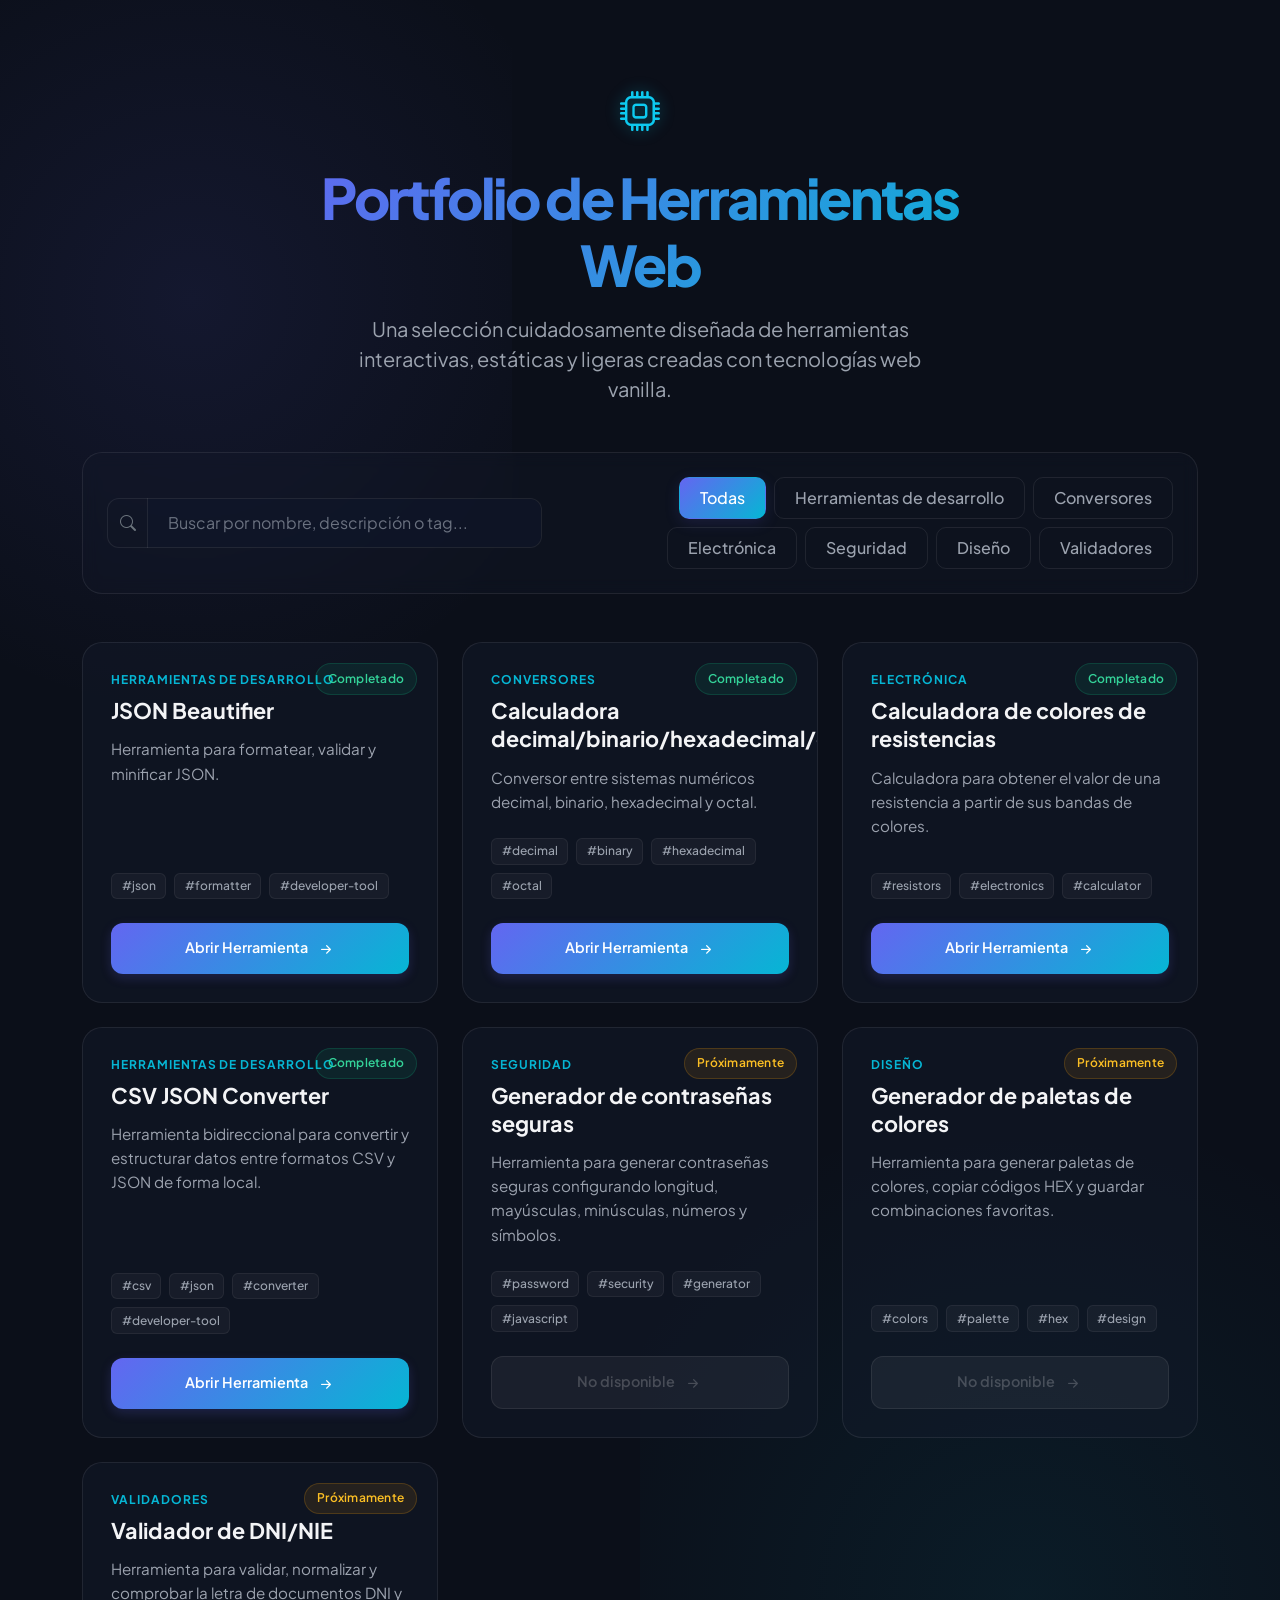
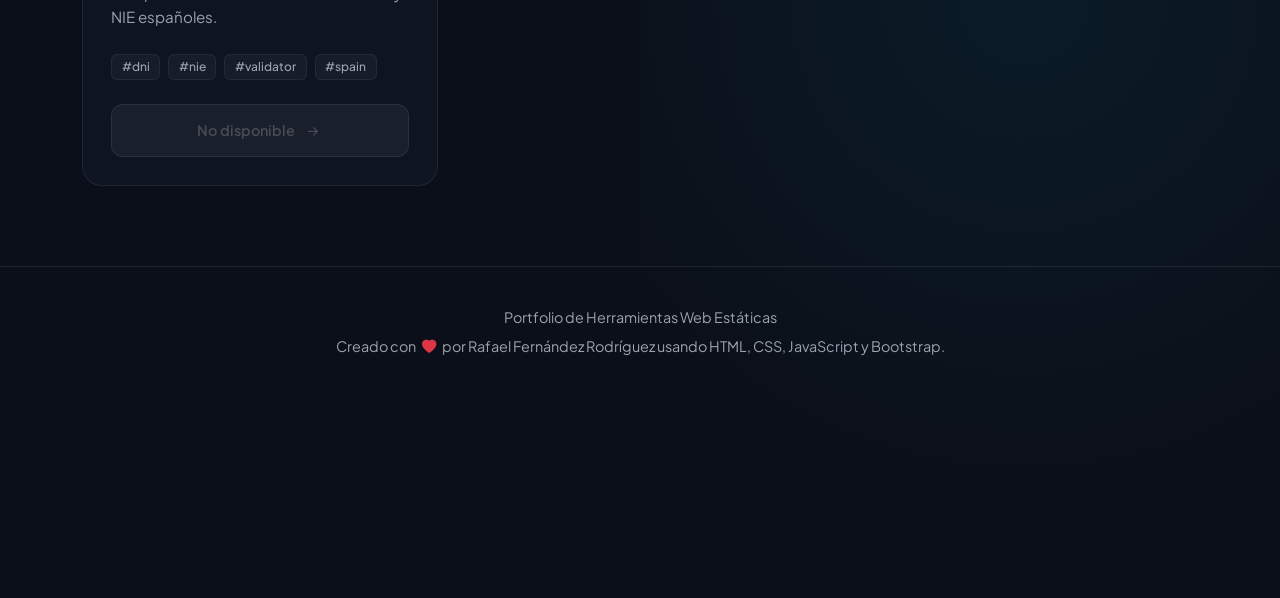
<file: index.html>
<!DOCTYPE html>
<html lang="es">
<head>
    <meta charset="UTF-8">
    <meta name="viewport" content="width=device-width, initial-scale=1.0">
    
    <!-- Etiquetas SEO Cruciales -->
    <title>Portfolio de Herramientas Web | Soluciones Estáticas e Interactivas</title>
    <meta name="description" content="Colección interactiva de mini herramientas web estáticas. Soluciones rápidas y útiles para desarrollo, conversión de unidades, electrónica y más.">
    <meta name="keywords" content="portfolio, herramientas web, utilidades, json formatter, conversor binario, calculadora resistencia, html, css, javascript">
    <meta name="author" content="Rafael Fernández Rodríguez">
    
    <!-- Configuración Open Graph para compartir en Redes Sociales -->
    <meta property="og:title" content="Portfolio de Herramientas Web Estáticas">
    <meta property="og:description" content="Explora una serie de mini herramientas web útiles y rápidas listas para ser ejecutadas directamente en tu navegador.">
    <meta property="og:type" content="website">
    
    <!-- Enlace a Bootstrap 5.3 CDN para Maquetación y Grids (Regla de prioridad del usuario) -->
    <link href="https://cdn.jsdelivr.net/npm/bootstrap@5.3.3/dist/css/bootstrap.min.css" rel="stylesheet" integrity="sha384-QWTKZyjpPEjISv5WaRU9OFeRpok6YctnYmDr5pNlyT2bRjXh0JMhjY6hW+ALEwIH" crossorigin="anonymous">
    
    <!-- Enlace a Bootstrap Icons CDN para iconos elegantes y limpios -->
    <link rel="stylesheet" href="https://cdn.jsdelivr.net/npm/bootstrap-icons@1.11.3/font/bootstrap-icons.min.css">
    
    <!-- Estilos personalizados (Premium Dark Theme & Animations) -->
    <link rel="stylesheet" href="assets/css/portfolio.css">
</head>
<body>

    <!-- Cabecera del Sitio (Sección Hero) -->
    <header class="hero-section text-center" id="main-header">
        <div class="container">
            <div class="row justify-content-center">
                <div class="col-md-10 col-lg-8">
                    <!-- Icono flotante con sutil brillo -->
                    <div class="mb-4">
                        <i class="bi bi-cpu fs-1 text-info" style="text-shadow: 0 0 15px rgba(6, 182, 212, 0.4);"></i>
                    </div>
                    <h1 class="hero-title" id="portfolio-title">Portfolio de Herramientas Web</h1>
                    <p class="hero-subtitle" id="portfolio-subtitle">
                        Una selección cuidadosamente diseñada de herramientas interactivas, estáticas y ligeras creadas con tecnologías web vanilla.
                    </p>
                </div>
            </div>
        </div>
    </header>

    <!-- Contenido Principal -->
    <main class="container" id="main-content">
        
        <!-- Panel de Control: Buscador y Filtros -->
        <section class="search-filter-container" id="control-panel">
            <div class="row g-3 align-items-center">
                
                <!-- Buscador de texto en tiempo real -->
                <div class="col-md-5">
                    <div class="input-group">
                        <span class="input-group-text bg-transparent border-end-0 border-secondary-subtle text-secondary" style="border-radius: 12px 0 0 12px; border-color: rgba(255,255,255,0.08) !important;">
                            <i class="bi bi-search"></i>
                        </span>
                        <input type="text" 
                               id="search-input" 
                               class="form-control search-input border-start-0" 
                               placeholder="Buscar por nombre, descripción o tag..." 
                               style="border-radius: 0 12px 12px 0;"
                               aria-label="Buscar proyectos">
                    </div>
                </div>
                
                <!-- Botonera de Filtros por Categoría (se autogenera dinámicamente) -->
                <div class="col-md-7">
                    <div class="d-flex flex-wrap gap-2 justify-content-md-end" id="categories-container" role="group" aria-label="Filtro por categoría">
                        <!-- El script JS inyectará los botones aquí dinámicamente -->
                        <span class="text-secondary py-2 fs-6">
                            <span class="spinner-border spinner-border-sm me-2 text-info" role="status" aria-hidden="true"></span>
                            Cargando categorías...
                        </span>
                    </div>
                </div>

            </div>
        </section>

        <!-- Grid de Proyectos -->
        <section class="row g-4" id="projects-grid">
            <!-- El script JS inyectará las tarjetas de proyectos aquí dinámicamente -->
            <div class="col-12 text-center py-5">
                <div class="spinner-border text-info" role="status" style="width: 3rem; height: 3rem;">
                    <span class="visually-hidden">Cargando herramientas...</span>
                </div>
                <p class="text-secondary mt-3">Obteniendo datos del archivo de configuración...</p>
            </div>
        </section>

    </main>

    <!-- Pie de Página (Footer) -->
    <footer class="text-center" id="main-footer">
        <div class="container">
            <p class="mb-2">Portfolio de Herramientas Web Estáticas</p>
            <p class="mb-0 fs-7 text-secondary-50">
                Creado con <i class="bi bi-heart-fill text-danger mx-1"></i> por Rafael Fernández Rodríguez usando HTML, CSS, JavaScript y Bootstrap.
            </p>
        </div>
    </footer>

    <!-- Script de Bootstrap 5.3 (JS Bundle para interactividades futuras) -->
    <script src="https://cdn.jsdelivr.net/npm/bootstrap@5.3.3/dist/js/bootstrap.bundle.min.js" integrity="sha384-YvpcrYf0tY3lHB60NNkmXc5s9fDVZLESaAA55NDzOxhy9GkcIdslK1eN7N6jIeHz" crossorigin="anonymous"></script>
    
    <!-- Script principal con la lógica dinámica del portfolio -->
    <script src="assets/js/portfolio.js"></script>
</body>
</html>
</file>
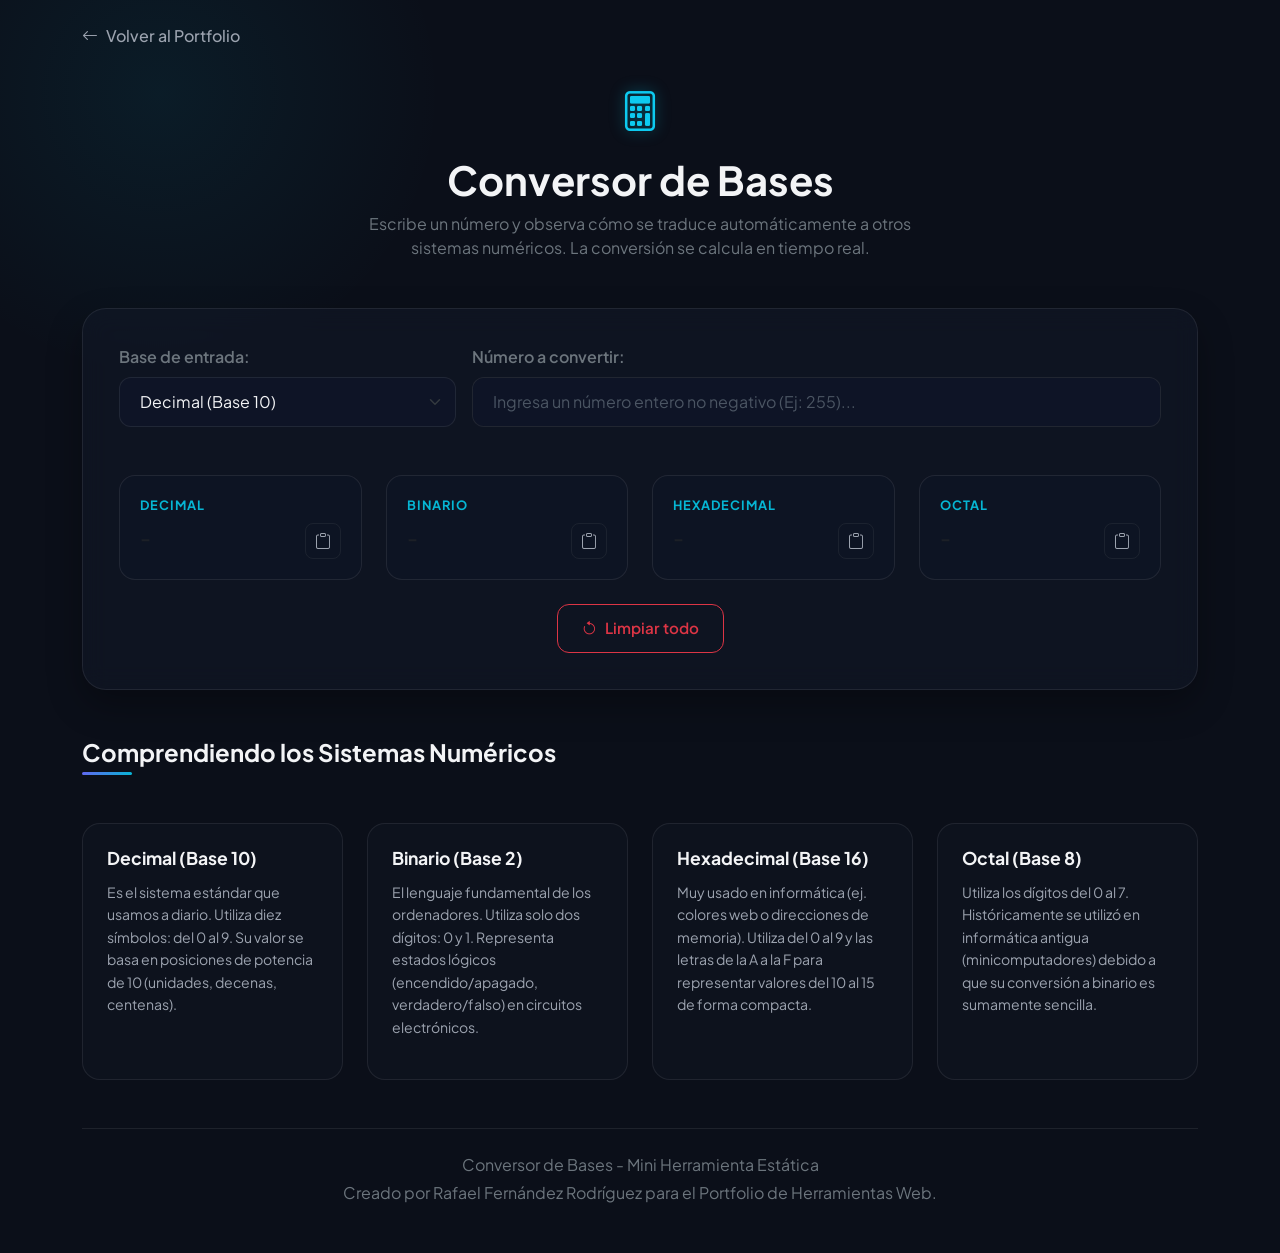
<file: projects/base-converter/index.html>
<!DOCTYPE html>
<html lang="es">
<head>
    <meta charset="UTF-8">
    <meta name="viewport" content="width=device-width, initial-scale=1.0">
    
    <!-- Etiquetas SEO Cruciales -->
    <title>Conversor de Bases Numéricas | Calculadora Decimal, Binario, Hex e Octal</title>
    <meta name="description" content="Calculadora interactiva para convertir números instantáneamente entre sistemas decimal, binario, hexadecimal y octal con validación en tiempo real.">
    <meta name="keywords" content="conversor de bases, decimal a binario, binario a hexadecimal, octal a decimal, calculadora bases numéricas">
    <meta name="author" content="Rafael Fernández Rodríguez">
    
    <!-- Open Graph para Redes Sociales -->
    <meta property="og:title" content="Conversor de Bases Numéricas Estático">
    <meta property="og:description" content="Calcula conversiones entre sistemas numéricos en tiempo real de forma local y rápida.">
    
    <!-- Enlace a Bootstrap 5.3 CDN para Maquetación (Regla de prioridad del usuario) -->
    <link href="https://cdn.jsdelivr.net/npm/bootstrap@5.3.3/dist/css/bootstrap.min.css" rel="stylesheet" integrity="sha384-QWTKZyjpPEjISv5WaRU9OFeRpok6YctnYmDr5pNlyT2bRjXh0JMhjY6hW+ALEwIH" crossorigin="anonymous">
    
    <!-- Enlace a Bootstrap Icons CDN para iconos -->
    <link rel="stylesheet" href="https://cdn.jsdelivr.net/npm/bootstrap-icons@1.11.3/font/bootstrap-icons.min.css">
    
    <!-- Estilos personalizados (Modo Oscuro Premium) -->
    <link rel="stylesheet" href="style.css">
</head>
<body>

    <div class="container py-4">
        <!-- Botón de retorno al portfolio -->
        <a href="../../index.html" class="back-link" id="link-back-portfolio">
            <i class="bi bi-arrow-left"></i>
            <span>Volver al Portfolio</span>
        </a>

        <!-- Cabecera de la herramienta -->
        <header class="text-center mb-5" id="tool-header">
            <div class="mb-3">
                <i class="bi bi-calculator text-info fs-1" style="text-shadow: 0 0 15px rgba(6, 182, 212, 0.4);"></i>
            </div>
            <h1 class="fw-bold mb-2">Conversor de Bases</h1>
            <p class="text-secondary mx-auto" style="max-width: 600px;">
                Escribe un número y observa cómo se traduce automáticamente a otros sistemas numéricos. La conversión se calcula en tiempo real.
            </p>
        </header>

        <!-- Área de Trabajo Principal (Glassmorphism) -->
        <main class="tool-container mb-5" id="tool-workspace">
            
            <!-- Alerta de Validación Dinámica (Se maneja desde script.js) -->
            <div class="error-alert mb-4" id="error-alert">
                <i class="bi bi-exclamation-triangle-fill"></i>
                <div id="error-message">Error de validación</div>
            </div>

            <!-- Formulario de Entrada -->
            <section class="row g-3 align-items-end mb-5" id="input-section">
                
                <!-- Selector de Base de Entrada -->
                <div class="col-md-4">
                    <label for="base-select" class="form-label text-secondary fw-semibold">Base de entrada:</label>
                    <select id="base-select" class="form-select select-custom w-100">
                        <option value="10" selected>Decimal (Base 10)</option>
                        <option value="2">Binario (Base 2)</option>
                        <option value="16">Hexadecimal (Base 16)</option>
                        <option value="8">Octal (Base 8)</option>
                    </select>
                </div>

                <!-- Input del Número original -->
                <div class="col-md-8">
                    <label for="number-input" class="form-label text-secondary fw-semibold">Número a convertir:</label>
                    <input type="text" 
                           id="number-input" 
                           class="form-control input-custom" 
                           placeholder="Ingresa un número entero no negativo (Ej: 255)..."
                           aria-label="Número de entrada">
                </div>

            </section>

            <!-- Sección de Resultados (Outputs) -->
            <section class="row g-4 mb-4" id="output-section">
                
                <!-- Tarjeta Decimal -->
                <div class="col-sm-6 col-lg-3">
                    <div class="output-card">
                        <div class="output-label">Decimal</div>
                        <div class="output-value-container">
                            <input type="text" id="output-dec" class="form-control output-input" placeholder="-" readonly aria-label="Resultado Decimal">
                            <button class="copy-btn" data-target="output-dec" title="Copiar decimal">
                                <i class="bi bi-clipboard"></i>
                            </button>
                        </div>
                    </div>
                </div>

                <!-- Tarjeta Binario -->
                <div class="col-sm-6 col-lg-3">
                    <div class="output-card">
                        <div class="output-label">Binario</div>
                        <div class="output-value-container">
                            <input type="text" id="output-bin" class="form-control output-input" placeholder="-" readonly aria-label="Resultado Binario">
                            <button class="copy-btn" data-target="output-bin" title="Copiar binario">
                                <i class="bi bi-clipboard"></i>
                            </button>
                        </div>
                    </div>
                </div>

                <!-- Tarjeta Hexadecimal -->
                <div class="col-sm-6 col-lg-3">
                    <div class="output-card">
                        <div class="output-label">Hexadecimal</div>
                        <div class="output-value-container">
                            <input type="text" id="output-hex" class="form-control output-input" placeholder="-" readonly aria-label="Resultado Hexadecimal">
                            <button class="copy-btn" data-target="output-hex" title="Copiar hexadecimal">
                                <i class="bi bi-clipboard"></i>
                            </button>
                        </div>
                    </div>
                </div>

                <!-- Tarjeta Octal -->
                <div class="col-sm-6 col-lg-3">
                    <div class="output-card">
                        <div class="output-label">Octal</div>
                        <div class="output-value-container">
                            <input type="text" id="output-oct" class="form-control output-input" placeholder="-" readonly aria-label="Resultado Octal">
                            <button class="copy-btn" data-target="output-oct" title="Copiar octal">
                                <i class="bi bi-clipboard"></i>
                            </button>
                        </div>
                    </div>
                </div>

            </section>

            <!-- Botonera de acciones inferiores -->
            <section class="text-center" id="action-section">
                <button id="btn-clear" class="btn btn-outline-danger clear-btn">
                    <i class="bi bi-arrow-counterclockwise"></i>
                    <span>Limpiar todo</span>
                </button>
            </section>

        </main>

        <!-- Sección de Información Educativa -->
        <section class="mb-5" id="educational-section">
            <h2 class="info-section-title">Comprendiendo los Sistemas Numéricos</h2>
            
            <div class="row g-4 mt-1">
                <!-- Tarjeta Decimal -->
                <div class="col-md-6 col-lg-3">
                    <article class="info-card">
                        <h3 class="info-card-title">Decimal (Base 10)</h3>
                        <p class="info-card-body">
                            Es el sistema estándar que usamos a diario. Utiliza diez símbolos: del 0 al 9. Su valor se basa en posiciones de potencia de 10 (unidades, decenas, centenas).
                        </p>
                    </article>
                </div>

                <!-- Tarjeta Binario -->
                <div class="col-md-6 col-lg-3">
                    <article class="info-card">
                        <h3 class="info-card-title">Binario (Base 2)</h3>
                        <p class="info-card-body">
                            El lenguaje fundamental de los ordenadores. Utiliza solo dos dígitos: 0 y 1. Representa estados lógicos (encendido/apagado, verdadero/falso) en circuitos electrónicos.
                        </p>
                    </article>
                </div>

                <!-- Tarjeta Hexadecimal -->
                <div class="col-md-6 col-lg-3">
                    <article class="info-card">
                        <h3 class="info-card-title">Hexadecimal (Base 16)</h3>
                        <p class="info-card-body">
                            Muy usado en informática (ej. colores web o direcciones de memoria). Utiliza del 0 al 9 y las letras de la A a la F para representar valores del 10 al 15 de forma compacta.
                        </p>
                    </article>
                </div>

                <!-- Tarjeta Octal -->
                <div class="col-md-6 col-lg-3">
                    <article class="info-card">
                        <h3 class="info-card-title">Octal (Base 8)</h3>
                        <p class="info-card-body">
                            Utiliza los dígitos del 0 al 7. Históricamente se utilizó en informática antigua (minicomputadores) debido a que su conversión a binario es sumamente sencilla.
                        </p>
                    </article>
                </div>
            </div>
        </section>

        <!-- Pie de página de la herramienta -->
        <footer class="text-center text-secondary py-4 border-top border-secondary-subtle" style="border-color: rgba(255,255,255,0.08) !important;" id="tool-footer">
            <p class="mb-1 fs-7">Conversor de Bases - Mini Herramienta Estática</p>
            <p class="mb-0 fs-8 text-secondary-50">
                Creado por Rafael Fernández Rodríguez para el Portfolio de Herramientas Web.
            </p>
        </footer>
    </div>

    <!-- Script de Bootstrap 5.3 (JS Bundle) -->
    <script src="https://cdn.jsdelivr.net/npm/bootstrap@5.3.3/dist/js/bootstrap.bundle.min.js" integrity="sha384-YvpcrYf0tY3lHB60NNkmXc5s9fDVZLESaAA55NDzOxhy9GkcIdslK1eN7N6jIeHz" crossorigin="anonymous"></script>
    
    <!-- Lógica JavaScript del Mini Proyecto -->
    <script src="script.js"></script>
</body>
</html>
</file>
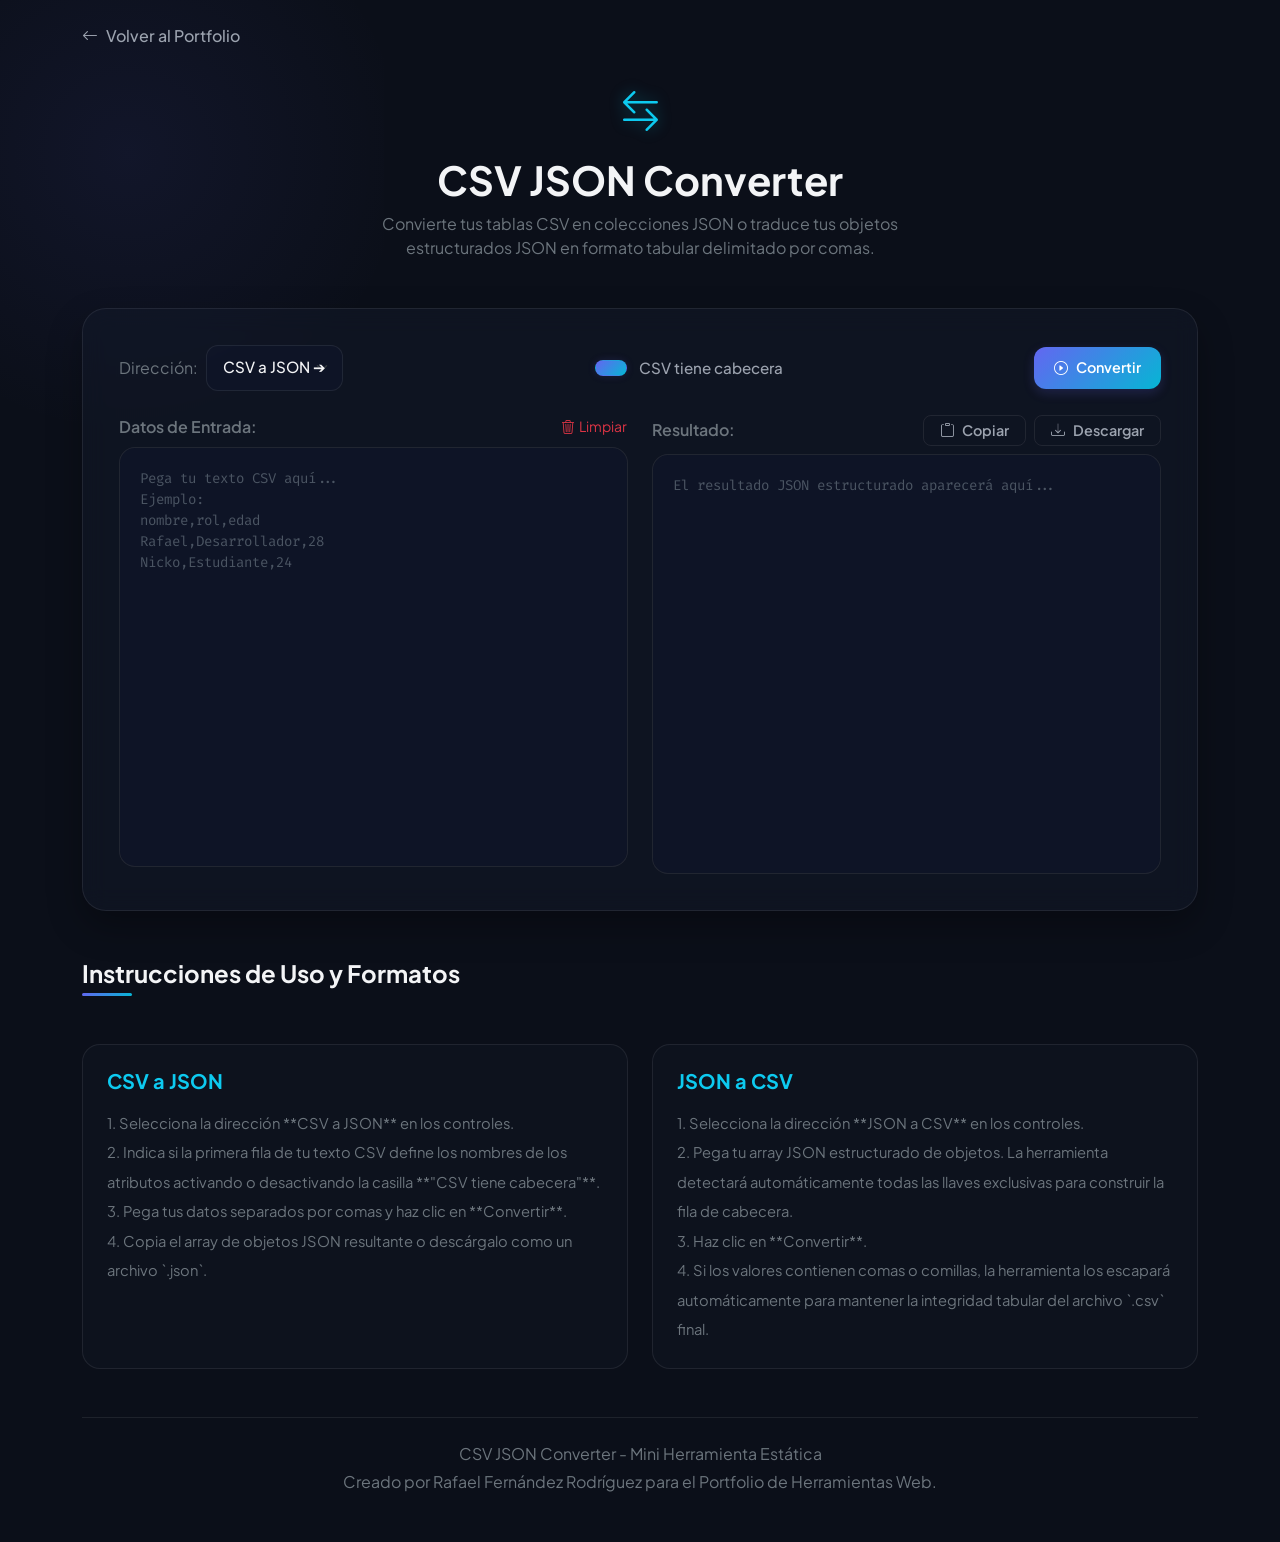
<file: projects/csv-json-converter/index.html>
<!DOCTYPE html>
<html lang="es">
<head>
    <meta charset="UTF-8">
    <meta name="viewport" content="width=device-width, initial-scale=1.0">
    
    <!-- Etiquetas SEO Cruciales -->
    <title>CSV JSON Converter | Conversor Bidireccional de CSV a JSON y Viceversa</title>
    <meta name="description" content="Convierte de manera bidireccional y local tus datos entre formatos CSV y JSON. Totalmente gratuito, rápido y sin enviar datos a servidores externos.">
    <meta name="keywords" content="csv to json, json to csv, conversor csv json, formatear csv, estructurar json, programador herramientas">
    <meta name="author" content="Rafael Fernández Rodríguez">
    
    <!-- Open Graph para Redes Sociales -->
    <meta property="og:title" content="CSV JSON Converter - Conversor de Datos Estático">
    <meta property="og:description" content="Traduce tus archivos y tablas de datos entre CSV y JSON de forma local y 100% segura.">
    
    <!-- Enlace a Bootstrap 5.3 CDN para Maquetación (Regla de prioridad del usuario) -->
    <link href="https://cdn.jsdelivr.net/npm/bootstrap@5.3.3/dist/css/bootstrap.min.css" rel="stylesheet" integrity="sha384-QWTKZyjpPEjISv5WaRU9OFeRpok6YctnYmDr5pNlyT2bRjXh0JMhjY6hW+ALEwIH" crossorigin="anonymous">
    
    <!-- Enlace a Bootstrap Icons CDN para iconos -->
    <link rel="stylesheet" href="https://cdn.jsdelivr.net/npm/bootstrap-icons@1.11.3/font/bootstrap-icons.min.css">
    
    <!-- Estilos personalizados (Modo Oscuro Premium) -->
    <link rel="stylesheet" href="style.css">
</head>
<body>

    <div class="container py-4">
        <!-- Botón de retorno al portfolio principal -->
        <a href="../../index.html" class="back-link" id="link-back-portfolio">
            <i class="bi bi-arrow-left"></i>
            <span>Volver al Portfolio</span>
        </a>

        <!-- Cabecera de la herramienta -->
        <header class="text-center mb-5" id="tool-header">
            <div class="mb-3">
                <i class="bi bi-arrow-left-right text-info fs-1" style="text-shadow: 0 0 15px rgba(6, 182, 212, 0.4);"></i>
            </div>
            <h1 class="fw-bold mb-2">CSV JSON Converter</h1>
            <p class="text-secondary mx-auto" style="max-width: 600px;">
                Convierte tus tablas CSV en colecciones JSON o traduce tus objetos estructurados JSON en formato tabular delimitado por comas.
            </p>
        </header>

        <!-- Área de Trabajo Principal (Glassmorphism) -->
        <main class="tool-container mb-5" id="tool-workspace">
            
            <!-- Alerta de Errores de Validación -->
            <div class="error-alert mb-4" id="error-alert">
                <i class="bi bi-exclamation-octagon-fill"></i>
                <div id="error-message">Error de validación</div>
            </div>

            <!-- Panel de Control y Configuración -->
            <section class="row g-3 justify-content-between align-items-center mb-4" id="tool-controls">
                
                <!-- Selector de Tipo de Conversión -->
                <div class="col-sm-auto">
                    <div class="d-flex align-items-center gap-2">
                        <label for="conversion-mode" class="text-secondary fs-7 text-nowrap m-0">Dirección:</label>
                        <select id="conversion-mode" class="form-select select-custom">
                            <option value="csv-to-json" selected>CSV a JSON ➔</option>
                            <option value="json-to-csv">JSON a CSV ➔</option>
                        </select>
                    </div>
                </div>

                <!-- Configuración de Cabecera (Sólo para CSV a JSON) -->
                <div class="col-sm-auto" id="header-option-container">
                    <div class="form-check form-switch m-0">
                        <input class="form-check-input" type="checkbox" role="switch" id="has-header-check" checked>
                        <label class="form-check-label ms-1" for="has-header-check">CSV tiene cabecera</label>
                    </div>
                </div>

                <!-- Botón de Acción Principal -->
                <div class="col-sm-auto">
                    <div class="d-flex gap-2">
                        <button id="btn-convert" class="control-btn btn-primary-gradient" title="Convertir datos en tiempo real">
                            <i class="bi bi-play-circle"></i> Convertir
                        </button>
                    </div>
                </div>

            </section>

            <!-- Panel de Entrada y Salida (Textareas) -->
            <section class="row g-4" id="textareas-panel">
                
                <!-- Columna Izquierda: Datos de Entrada -->
                <div class="col-md-6">
                    <div class="d-flex justify-content-between align-items-center mb-2">
                        <label for="input-data" class="fw-semibold text-secondary">Datos de Entrada:</label>
                        <button id="btn-clear" class="btn btn-sm btn-link text-decoration-none text-danger p-0 d-flex align-items-center gap-1">
                            <i class="bi bi-trash3"></i> Limpiar
                        </button>
                    </div>
                    <textarea id="input-data" 
                              class="form-control json-textarea w-100" 
                              style="height: 420px;" 
                              placeholder=""
                              aria-label="Datos de entrada"></textarea>
                </div>

                <!-- Columna Derecha: Resultado resultante -->
                <div class="col-md-6">
                    <div class="d-flex justify-content-between align-items-center mb-2">
                        <label for="output-data" class="fw-semibold text-secondary">Resultado:</label>
                        <div class="d-flex gap-2">
                            <button id="btn-copy" class="control-btn btn-outline-custom btn-sm py-1 px-3" style="border-radius: 8px;" title="Copiar al portapapeles">
                                <i class="bi bi-clipboard"></i> Copiar
                            </button>
                            <button id="btn-download" class="control-btn btn-outline-custom btn-sm py-1 px-3" style="border-radius: 8px;" title="Descargar como archivo local">
                                <i class="bi bi-download"></i> Descargar
                            </button>
                        </div>
                    </div>
                    <textarea id="output-data" 
                              class="form-control json-textarea w-100" 
                              style="height: 420px;" 
                              placeholder="" 
                              readonly 
                              aria-label="Resultado de salida"></textarea>
                </div>

            </section>

        </main>

        <!-- Sección de Guía de Uso e Instrucciones -->
        <section class="mb-5" id="instructions-section">
            <h2 class="info-section-title">Instrucciones de Uso y Formatos</h2>
            
            <div class="row g-4 mt-1">
                <!-- Cómo usar CSV a JSON -->
                <div class="col-md-6">
                    <div class="info-card h-100">
                        <h3 class="fs-5 fw-bold mb-3 text-info">CSV a JSON</h3>
                        <p class="text-secondary lh-lg mb-0" style="font-size: 0.92rem;">
                            1. Selecciona la dirección **CSV a JSON** en los controles.
                            <br>2. Indica si la primera fila de tu texto CSV define los nombres de los atributos activando o desactivando la casilla **"CSV tiene cabecera"**.
                            <br>3. Pega tus datos separados por comas y haz clic en **Convertir**.
                            <br>4. Copia el array de objetos JSON resultante o descárgalo como un archivo `.json`.
                        </p>
                    </div>
                </div>

                <!-- Cómo usar JSON a CSV -->
                <div class="col-md-6">
                    <div class="info-card h-100">
                        <h3 class="fs-5 fw-bold mb-3 text-info">JSON a CSV</h3>
                        <p class="text-secondary lh-lg mb-0" style="font-size: 0.92rem;">
                            1. Selecciona la dirección **JSON a CSV** en los controles.
                            <br>2. Pega tu array JSON estructurado de objetos. La herramienta detectará automáticamente todas las llaves exclusivas para construir la fila de cabecera.
                            <br>3. Haz clic en **Convertir**.
                            <br>4. Si los valores contienen comas o comillas, la herramienta los escapará automáticamente para mantener la integridad tabular del archivo `.csv` final.
                        </p>
                    </div>
                </div>
            </div>
        </section>

        <!-- Pie de página de la herramienta -->
        <footer class="text-center text-secondary py-4 border-top border-secondary-subtle" style="border-color: rgba(255,255,255,0.08) !important;" id="tool-footer">
            <p class="mb-1 fs-7">CSV JSON Converter - Mini Herramienta Estática</p>
            <p class="mb-0 fs-8 text-secondary-50">
                Creado por Rafael Fernández Rodríguez para el Portfolio de Herramientas Web.
            </p>
        </footer>
    </div>

    <!-- Script de Bootstrap 5.3 (JS Bundle) -->
    <script src="https://cdn.jsdelivr.net/npm/bootstrap@5.3.3/dist/js/bootstrap.bundle.min.js" integrity="sha384-YvpcrYf0tY3lHB60NNkmXc5s9fDVZLESaAA55NDzOxhy9GkcIdslK1eN7N6jIeHz" crossorigin="anonymous"></script>
    
    <!-- Lógica JavaScript del Mini Proyecto -->
    <script src="script.js"></script>
</body>
</html>
</file>
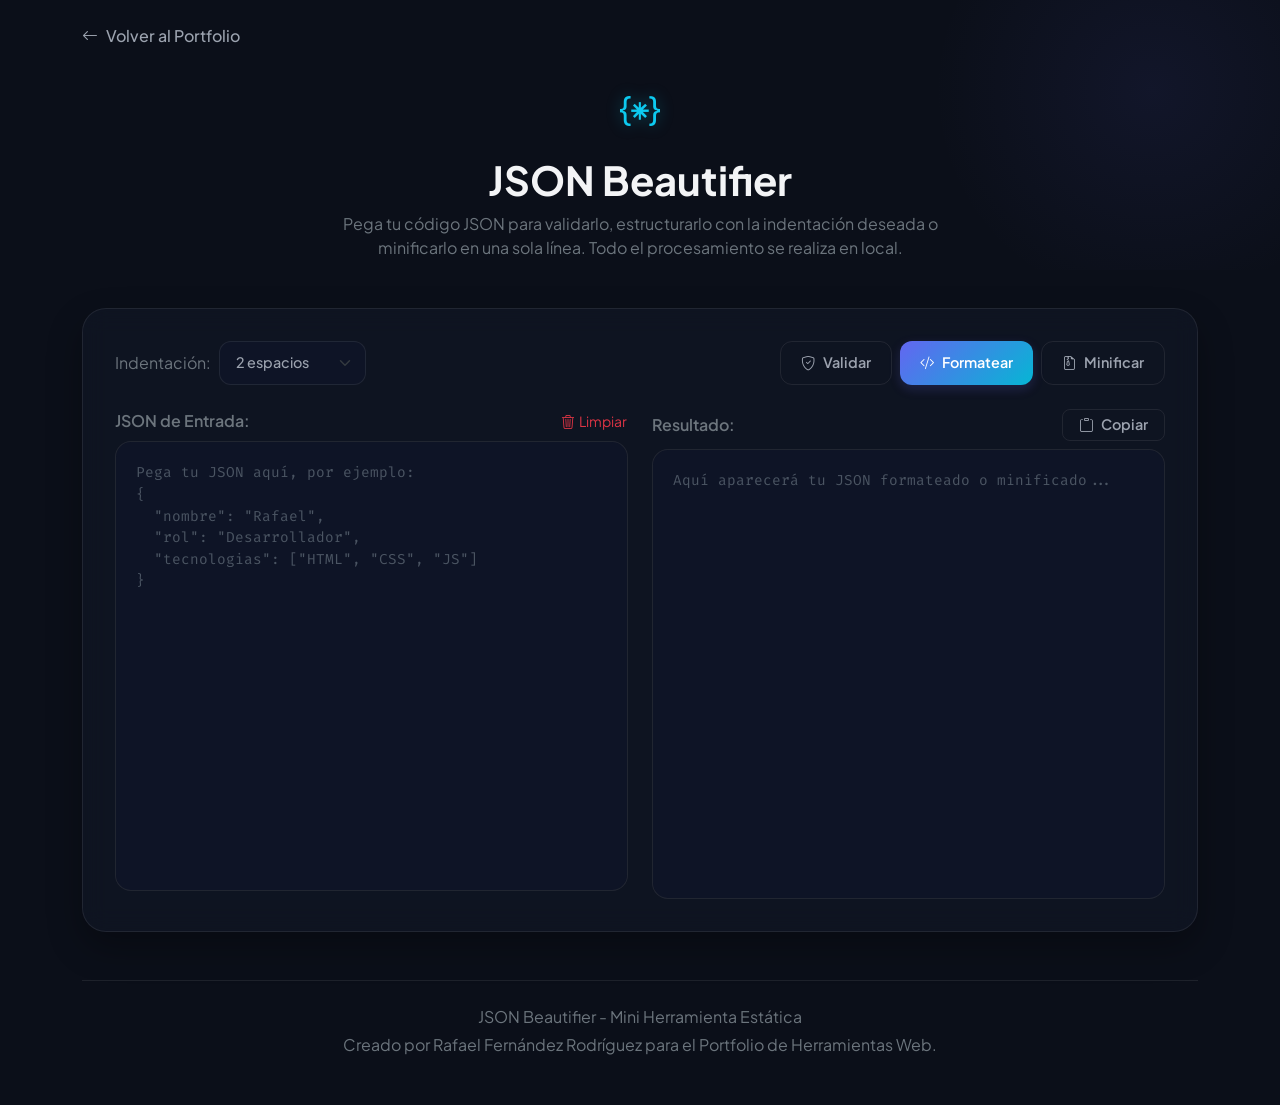
<file: projects/json-beautifier/index.html>
<!DOCTYPE html>
<html lang="es">
<head>
    <meta charset="UTF-8">
    <meta name="viewport" content="width=device-width, initial-scale=1.0">
    
    <!-- Etiquetas SEO Cruciales -->
    <title>JSON Beautifier | Formateador, Validador y Minificador de JSON</title>
    <meta name="description" content="Formatea, valida y minifica tu código JSON de forma local y segura. Herramienta ligera e intuitiva para desarrolladores.">
    <meta name="keywords" content="json formatter, json beautifier, json validator, minificar json, formatear json, herramienta desarrollador">
    <meta name="author" content="Rafael Fernández Rodríguez">
    
    <!-- Open Graph para Redes Sociales -->
    <meta property="og:title" content="JSON Beautifier - Herramienta de Formateo y Validación">
    <meta property="og:description" content="Valida y da formato a tus cadenas JSON con facilidad. Comprime, minifica y copia el resultado en un clic.">
    
    <!-- Enlace a Bootstrap 5.3 CDN para Maquetación y Grids (Regla de prioridad del usuario) -->
    <link href="https://cdn.jsdelivr.net/npm/bootstrap@5.3.3/dist/css/bootstrap.min.css" rel="stylesheet" integrity="sha384-QWTKZyjpPEjISv5WaRU9OFeRpok6YctnYmDr5pNlyT2bRjXh0JMhjY6hW+ALEwIH" crossorigin="anonymous">
    
    <!-- Enlace a Bootstrap Icons CDN para iconos elegantes -->
    <link rel="stylesheet" href="https://cdn.jsdelivr.net/npm/bootstrap-icons@1.11.3/font/bootstrap-icons.min.css">
    
    <!-- Estilos personalizados (Modo Oscuro Premium) -->
    <link rel="stylesheet" href="style.css">
</head>
<body>

    <div class="container py-4">
        <!-- Enlace para Volver al Portfolio Principal -->
        <a href="../../index.html" class="back-link" id="link-back-portfolio">
            <i class="bi bi-arrow-left"></i>
            <span>Volver al Portfolio</span>
        </a>

        <!-- Cabecera de la Herramienta -->
        <header class="text-center mb-5" id="tool-header">
            <div class="mb-3">
                <i class="bi bi-braces-asterisk text-info fs-1" style="text-shadow: 0 0 15px rgba(6, 182, 212, 0.4);"></i>
            </div>
            <h1 class="fw-bold mb-2">JSON Beautifier</h1>
            <p class="text-secondary mx-auto" style="max-width: 600px;">
                Pega tu código JSON para validarlo, estructurarlo con la indentación deseada o minificarlo en una sola línea. Todo el procesamiento se realiza en local.
            </p>
        </header>

        <!-- Contenedor Principal de la Herramienta -->
        <main class="tool-container mb-5" id="tool-workspace">
            
            <!-- Alerta de Validación Dinámica (Se maneja desde script.js) -->
            <div class="validation-alert" id="validation-alert">
                <i id="validation-icon" class="bi bi-check-circle-fill"></i>
                <div id="validation-message">¡El JSON es válido y correcto!</div>
            </div>

            <!-- Panel de Controles Superiores -->
            <section class="row g-3 justify-content-between align-items-center mb-4" id="tool-controls">
                
                <!-- Selector de nivel de indentación -->
                <div class="col-sm-auto">
                    <div class="d-flex align-items-center gap-2">
                        <label for="indent-select" class="text-secondary fs-7 text-nowrap m-0">Indentación:</label>
                        <select id="indent-select" class="form-select select-custom">
                            <option value="2" selected>2 espacios</option>
                            <option value="4">4 espacios</option>
                            <option value="tab">Tabulaciones</option>
                        </select>
                    </div>
                </div>

                <!-- Botones de Acción sobre el JSON -->
                <div class="col-sm-auto">
                    <div class="d-flex flex-wrap gap-2 justify-content-sm-end">
                        <button id="btn-validate" class="control-btn btn-outline-custom" title="Verificar si la sintaxis del JSON es correcta">
                            <i class="bi bi-shield-check"></i> Validar
                        </button>
                        <button id="btn-format" class="control-btn btn-primary-gradient" title="Estructurar el JSON de forma legible">
                            <i class="bi bi-code-slash"></i> Formatear
                        </button>
                        <button id="btn-minify" class="control-btn btn-outline-custom" title="Eliminar todos los espacios para compactar el JSON">
                            <i class="bi bi-file-earmark-zip"></i> Minificar
                        </button>
                    </div>
                </div>

            </section>

            <!-- Panel de Entrada y Salida (Textareas) -->
            <section class="row g-4" id="textareas-panel">
                
                <!-- Columna Izquierda: Entrada JSON -->
                <div class="col-md-6">
                    <div class="d-flex justify-content-between align-items-center mb-2">
                        <label for="json-input" class="fw-semibold text-secondary">JSON de Entrada:</label>
                        <button id="btn-clear" class="btn btn-sm btn-link text-decoration-none text-danger p-0 d-flex align-items-center gap-1">
                            <i class="bi bi-trash3"></i> Limpiar
                        </button>
                    </div>
                    <textarea id="json-input" 
                              class="form-control json-textarea w-100" 
                              style="height: 450px;" 
                              placeholder='Pega tu JSON aquí, por ejemplo:&#10;{&#10;  "nombre": "Rafael",&#10;  "rol": "Desarrollador",&#10;  "tecnologias": ["HTML", "CSS", "JS"]&#10;}'
                              aria-label="JSON de entrada"></textarea>
                </div>

                <!-- Columna Derecha: Salida/Resultado JSON -->
                <div class="col-md-6">
                    <div class="d-flex justify-content-between align-items-center mb-2">
                        <label for="json-output" class="fw-semibold text-secondary">Resultado:</label>
                        <button id="btn-copy" class="control-btn btn-outline-custom btn-sm py-1 px-3" style="border-radius: 8px;" title="Copiar el JSON resultante al portapapeles">
                            <i class="bi bi-clipboard"></i> Copiar
                        </button>
                    </div>
                    <textarea id="json-output" 
                              class="form-control json-textarea w-100" 
                              style="height: 450px;" 
                              placeholder="Aquí aparecerá tu JSON formateado o minificado..." 
                              readonly 
                              aria-label="Resultado JSON"></textarea>
                </div>

            </section>

        </main>

        <!-- Pie de página de la herramienta -->
        <footer class="text-center text-secondary py-4 border-top border-secondary-subtle" style="border-color: rgba(255,255,255,0.08) !important;" id="tool-footer">
            <p class="mb-1 fs-7">JSON Beautifier - Mini Herramienta Estática</p>
            <p class="mb-0 fs-8 text-secondary-50">
                Creado por Rafael Fernández Rodríguez para el Portfolio de Herramientas Web.
            </p>
        </footer>
    </div>

    <!-- Script de Bootstrap 5.3 (JS Bundle) -->
    <script src="https://cdn.jsdelivr.net/npm/bootstrap@5.3.3/dist/js/bootstrap.bundle.min.js" integrity="sha384-YvpcrYf0tY3lHB60NNkmXc5s9fDVZLESaAA55NDzOxhy9GkcIdslK1eN7N6jIeHz" crossorigin="anonymous"></script>
    
    <!-- Lógica JavaScript del Mini Proyecto -->
    <script src="script.js"></script>
</body>
</html>
</file>
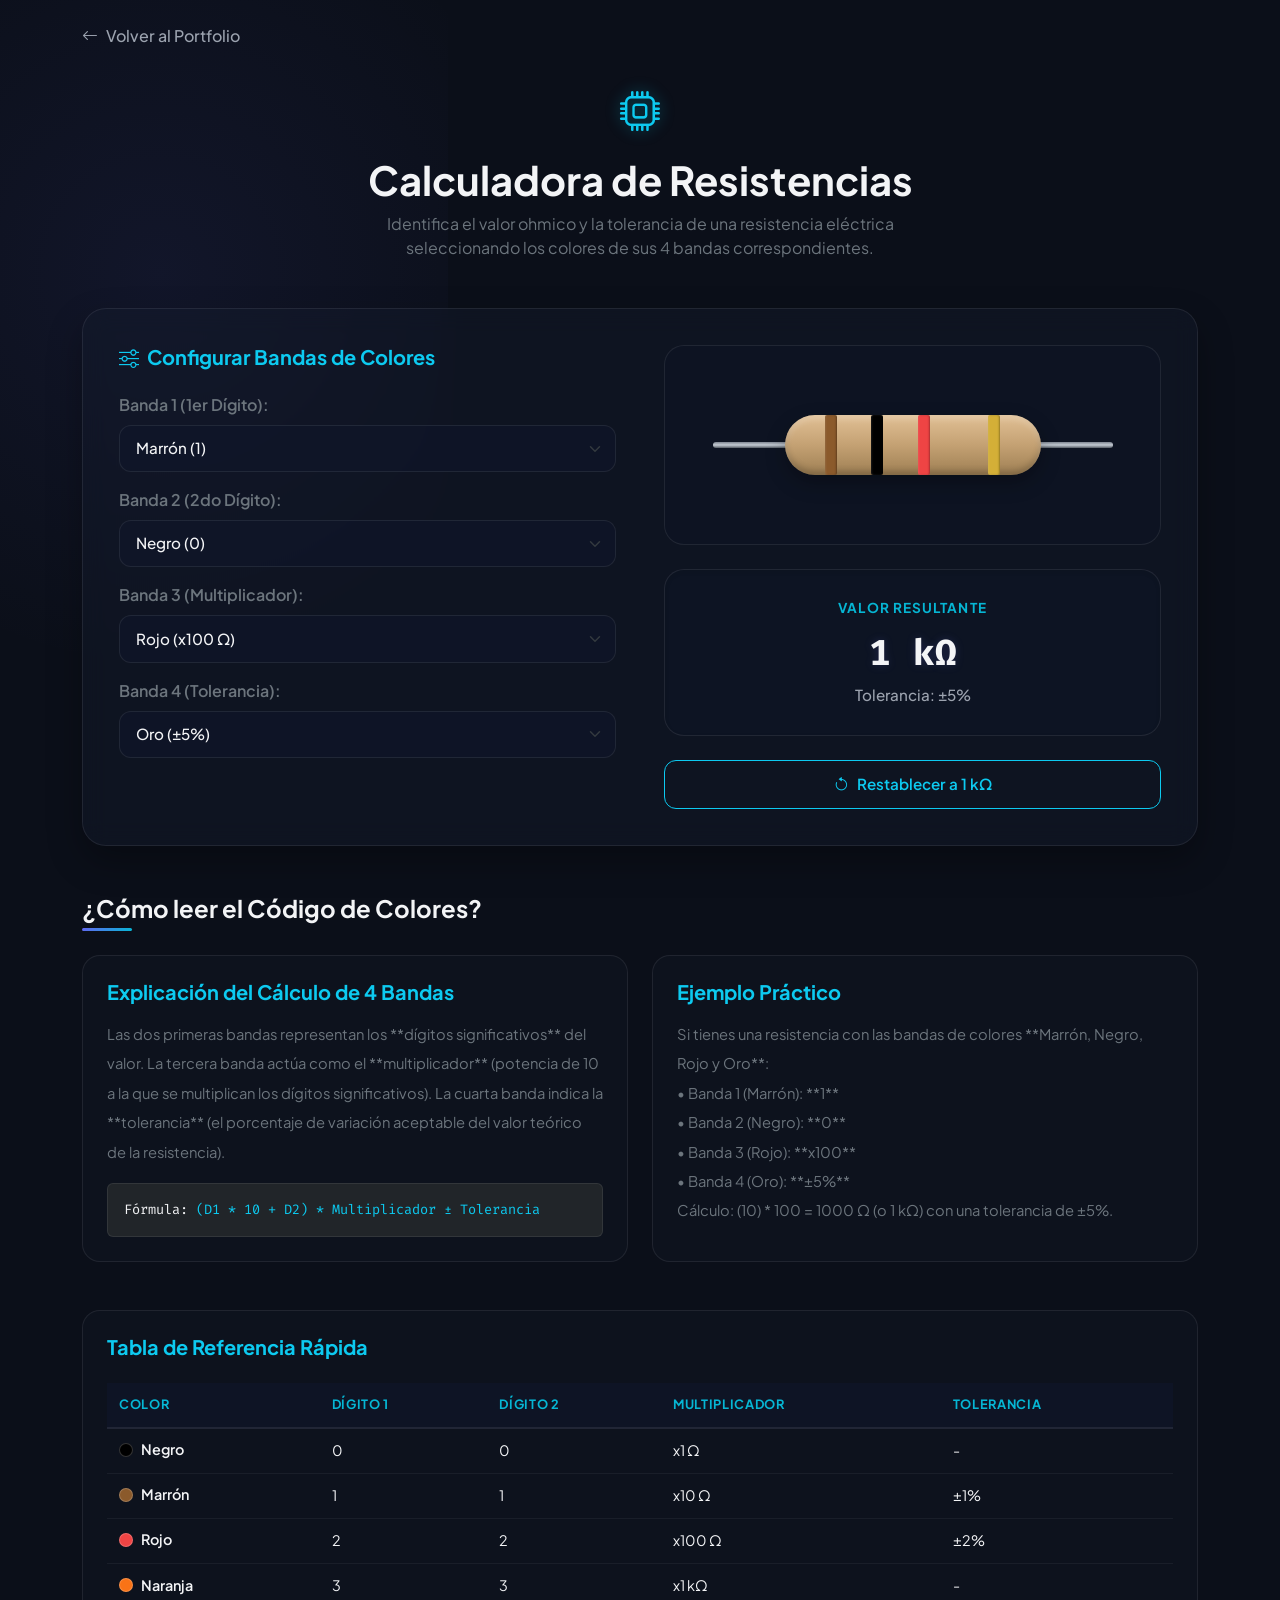
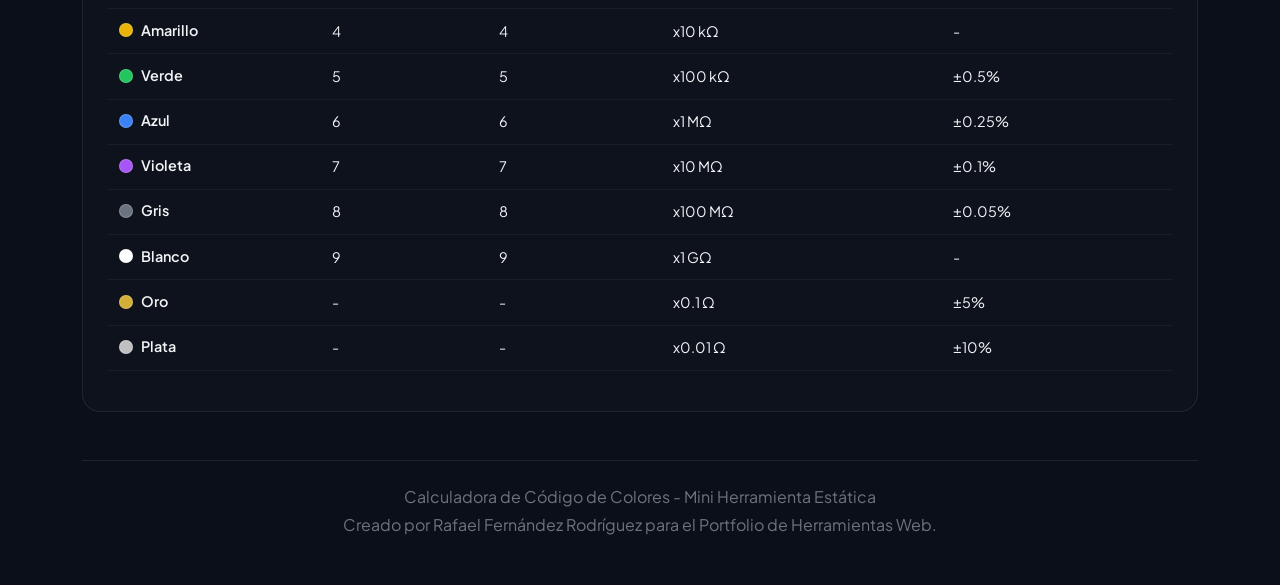
<file: projects/resistor-color-calculator/index.html>
<!DOCTYPE html>
<html lang="es">
<head>
    <meta charset="UTF-8">
    <meta name="viewport" content="width=device-width, initial-scale=1.0">
    
    <!-- Etiquetas SEO Cruciales -->
    <title>Calculadora de Colores de Resistencias | Código de 4 Bandas de Resistencia</title>
    <meta name="description" content="Calcula de forma rápida y sencilla el valor en ohmios de una resistencia a partir de sus bandas de colores en modo de 4 bandas con visualizador interactivo.">
    <meta name="keywords" content="calculadora de resistencias, codigo de colores de resistencias, resistencias 4 bandas, valor ohmios electronica">
    <meta name="author" content="Rafael Fernández Rodríguez">
    
    <!-- Open Graph para Redes Sociales -->
    <meta property="og:title" content="Calculadora de Código de Colores de Resistencias Estática">
    <meta property="og:description" content="Calcula y visualiza la resistencia a partir de sus colores de forma local en tiempo real.">
    
    <!-- Enlace a Bootstrap 5.3 CDN para Maquetación (Regla de prioridad del usuario) -->
    <link href="https://cdn.jsdelivr.net/npm/bootstrap@5.3.3/dist/css/bootstrap.min.css" rel="stylesheet" integrity="sha384-QWTKZyjpPEjISv5WaRU9OFeRpok6YctnYmDr5pNlyT2bRjXh0JMhjY6hW+ALEwIH" crossorigin="anonymous">
    
    <!-- Enlace a Bootstrap Icons CDN para iconos -->
    <link rel="stylesheet" href="https://cdn.jsdelivr.net/npm/bootstrap-icons@1.11.3/font/bootstrap-icons.min.css">
    
    <!-- Estilos personalizados (Modo Oscuro Premium + Simulación Resistencia) -->
    <link rel="stylesheet" href="style.css">
</head>
<body>

    <div class="container py-4">
        <!-- Enlace de regreso al portfolio principal -->
        <a href="../../index.html" class="back-link" id="link-back-portfolio">
            <i class="bi bi-arrow-left"></i>
            <span>Volver al Portfolio</span>
        </a>

        <!-- Cabecera de la herramienta -->
        <header class="text-center mb-5" id="tool-header">
            <div class="mb-3">
                <i class="bi bi-cpu text-info fs-1" style="text-shadow: 0 0 15px rgba(6, 182, 212, 0.4);"></i>
            </div>
            <h1 class="fw-bold mb-2">Calculadora de Resistencias</h1>
            <p class="text-secondary mx-auto" style="max-width: 600px;">
                Identifica el valor ohmico y la tolerancia de una resistencia eléctrica seleccionando los colores de sus 4 bandas correspondientes.
            </p>
        </header>

        <!-- Área de Trabajo Principal (Glassmorphism) -->
        <main class="tool-container mb-5" id="tool-workspace">
            
            <div class="row g-5">
                
                <!-- Columna Izquierda: Selectores de Banda -->
                <section class="col-lg-6" id="controls-section">
                    <h2 class="fs-5 fw-bold mb-4 text-info d-flex align-items-center gap-2">
                        <i class="bi bi-sliders"></i>
                        <span>Configurar Bandas de Colores</span>
                    </h2>
                    
                    <div class="row g-3">
                        <!-- Banda 1 (Primer dígito) -->
                        <div class="col-12">
                            <label for="select-band-1" class="form-label text-secondary fw-semibold">Banda 1 (1er Dígito):</label>
                            <select id="select-band-1" class="form-select select-custom w-100">
                                <option value="black" style="background-color: #000; color: #fff;">Negro (0)</option>
                                <option value="brown" style="background-color: #8b5a2b; color: #fff;" selected>Marrón (1)</option>
                                <option value="red" style="background-color: #ef4444; color: #fff;">Rojo (2)</option>
                                <option value="orange" style="background-color: #f97316; color: #fff;">Naranja (3)</option>
                                <option value="yellow" style="background-color: #eab308; color: #000;">Amarillo (4)</option>
                                <option value="green" style="background-color: #22c55e; color: #fff;">Verde (5)</option>
                                <option value="blue" style="background-color: #3b82f6; color: #fff;">Azul (6)</option>
                                <option value="violet" style="background-color: #a855f7; color: #fff;">Violeta (7)</option>
                                <option value="gray" style="background-color: #6b7280; color: #fff;">Gris (8)</option>
                                <option value="white" style="background-color: #fff; color: #000;">Blanco (9)</option>
                            </select>
                        </div>

                        <!-- Banda 2 (Segundo dígito) -->
                        <div class="col-12">
                            <label for="select-band-2" class="form-label text-secondary fw-semibold">Banda 2 (2do Dígito):</label>
                            <select id="select-band-2" class="form-select select-custom w-100">
                                <option value="black" style="background-color: #000; color: #fff;" selected>Negro (0)</option>
                                <option value="brown" style="background-color: #8b5a2b; color: #fff;">Marrón (1)</option>
                                <option value="red" style="background-color: #ef4444; color: #fff;">Rojo (2)</option>
                                <option value="orange" style="background-color: #f97316; color: #fff;">Naranja (3)</option>
                                <option value="yellow" style="background-color: #eab308; color: #000;">Amarillo (4)</option>
                                <option value="green" style="background-color: #22c55e; color: #fff;">Verde (5)</option>
                                <option value="blue" style="background-color: #3b82f6; color: #fff;">Azul (6)</option>
                                <option value="violet" style="background-color: #a855f7; color: #fff;">Violeta (7)</option>
                                <option value="gray" style="background-color: #6b7280; color: #fff;">Gris (8)</option>
                                <option value="white" style="background-color: #fff; color: #000;">Blanco (9)</option>
                            </select>
                        </div>

                        <!-- Banda 3 (Multiplicador) -->
                        <div class="col-12">
                            <label for="select-band-3" class="form-label text-secondary fw-semibold">Banda 3 (Multiplicador):</label>
                            <select id="select-band-3" class="form-select select-custom w-100">
                                <option value="black" style="background-color: #000; color: #fff;">Negro (x1 Ω)</option>
                                <option value="brown" style="background-color: #8b5a2b; color: #fff;">Marrón (x10 Ω)</option>
                                <option value="red" style="background-color: #ef4444; color: #fff;" selected>Rojo (x100 Ω)</option>
                                <option value="orange" style="background-color: #f97316; color: #fff;">Naranja (x1 kΩ)</option>
                                <option value="yellow" style="background-color: #eab308; color: #000;">Amarillo (x10 kΩ)</option>
                                <option value="green" style="background-color: #22c55e; color: #fff;">Verde (x100 kΩ)</option>
                                <option value="blue" style="background-color: #3b82f6; color: #fff;">Azul (x1 MΩ)</option>
                                <option value="violet" style="background-color: #a855f7; color: #fff;">Violeta (x10 MΩ)</option>
                                <option value="gray" style="background-color: #6b7280; color: #fff;">Gris (x100 MΩ)</option>
                                <option value="white" style="background-color: #fff; color: #000;">Blanco (x1 GΩ)</option>
                                <option value="gold" style="background-color: #d4af37; color: #000;">Oro (x0.1 Ω)</option>
                                <option value="silver" style="background-color: #c0c0c0; color: #000;">Plata (x0.01 Ω)</option>
                            </select>
                        </div>

                        <!-- Banda 4 (Tolerancia) -->
                        <div class="col-12">
                            <label for="select-band-4" class="form-label text-secondary fw-semibold">Banda 4 (Tolerancia):</label>
                            <select id="select-band-4" class="form-select select-custom w-100">
                                <option value="brown" style="background-color: #8b5a2b; color: #fff;">Marrón (±1%)</option>
                                <option value="red" style="background-color: #ef4444; color: #fff;">Rojo (±2%)</option>
                                <option value="green" style="background-color: #22c55e; color: #fff;">Verde (±0.5%)</option>
                                <option value="blue" style="background-color: #3b82f6; color: #fff;">Azul (±0.25%)</option>
                                <option value="violet" style="background-color: #a855f7; color: #fff;">Violeta (±0.1%)</option>
                                <option value="gray" style="background-color: #6b7280; color: #fff;">Gris (±0.05%)</option>
                                <option value="gold" style="background-color: #d4af37; color: #000;" selected>Oro (±5%)</option>
                                <option value="silver" style="background-color: #c0c0c0; color: #000;">Plata (±10%)</option>
                            </select>
                        </div>
                    </div>
                </section>

                <!-- Columna Derecha: Simulación Física y Resultado -->
                <section class="col-lg-6 d-flex flex-column justify-content-between" id="display-section">
                    
                    <!-- Simulación física de la resistencia -->
                    <div class="resistor-display-wrapper mb-4">
                        <div class="resistor-body-container">
                            <div class="resistor-wire resistor-wire-left"></div>
                            <div class="resistor-body" id="resistor-body-element">
                                <div class="resistor-band resistor-band-1" id="visual-band-1"></div>
                                <div class="resistor-band resistor-band-2" id="visual-band-2"></div>
                                <div class="resistor-band resistor-band-3" id="visual-band-3"></div>
                                <div class="resistor-band resistor-band-4" id="visual-band-4"></div>
                            </div>
                            <div class="resistor-wire resistor-wire-right"></div>
                        </div>
                    </div>

                    <!-- Prominente visualización de resultados -->
                    <div class="result-card mb-4">
                        <div class="result-title">Valor Resultante</div>
                        <div class="result-value" id="text-value">1.00 kΩ</div>
                        <div class="result-tolerance" id="text-tolerance">Tolerancia: ±5%</div>
                    </div>

                    <!-- Botón Restablecer -->
                    <div class="text-center">
                        <button id="btn-reset" class="btn btn-outline-info clear-btn w-100">
                            <i class="bi bi-arrow-counterclockwise"></i>
                            <span>Restablecer a 1 kΩ</span>
                        </button>
                    </div>

                </section>
                
            </div>

        </main>

        <!-- Sección de Información Educativa -->
        <section class="mb-5" id="educational-section">
            <h2 class="info-section-title">¿Cómo leer el Código de Colores?</h2>
            
            <div class="row g-4 mb-5">
                <div class="col-md-6">
                    <div class="info-card h-100">
                        <h3 class="fs-5 fw-bold mb-3 text-info">Explicación del Cálculo de 4 Bandas</h3>
                        <p class="text-secondary lh-lg mb-0" style="font-size: 0.92rem;">
                            Las dos primeras bandas representan los **dígitos significativos** del valor. La tercera banda actúa como el **multiplicador** (potencia de 10 a la que se multiplican los dígitos significativos). La cuarta banda indica la **tolerancia** (el porcentaje de variación aceptable del valor teórico de la resistencia).
                        </p>
                        <div class="mt-3 p-3 rounded bg-dark border border-secondary-subtle" style="font-family: 'Fira Code', monospace; font-size: 0.85rem; border-color: rgba(255,255,255,0.08) !important;">
                            Fórmula: <span class="text-info">(D1 * 10 + D2) * Multiplicador ± Tolerancia</span>
                        </div>
                    </div>
                </div>
                
                <div class="col-md-6">
                    <div class="info-card h-100">
                        <h3 class="fs-5 fw-bold mb-3 text-info">Ejemplo Práctico</h3>
                        <p class="text-secondary lh-lg mb-0" style="font-size: 0.92rem;">
                            Si tienes una resistencia con las bandas de colores **Marrón, Negro, Rojo y Oro**:
                            <br>• Banda 1 (Marrón): **1**
                            <br>• Banda 2 (Negro): **0**
                            <br>• Banda 3 (Rojo): **x100**
                            <br>• Banda 4 (Oro): **±5%**
                            <br>Cálculo: (10) * 100 = 1000 Ω (o 1 kΩ) con una tolerancia de ±5%.
                        </p>
                    </div>
                </div>
            </div>

            <!-- Tabla de Referencia de Colores -->
            <div class="info-card p-4">
                <h3 class="fs-5 fw-bold mb-4 text-info">Tabla de Referencia Rápida</h3>
                <div class="table-responsive">
                    <table class="table table-custom">
                        <thead>
                            <tr>
                                <th>Color</th>
                                <th>Dígito 1</th>
                                <th>Dígito 2</th>
                                <th>Multiplicador</th>
                                <th>Tolerancia</th>
                            </tr>
                        </thead>
                        <tbody>
                            <tr>
                                <td><span class="color-indicator"><span class="color-dot" style="background-color: #000;"></span> Negro</span></td>
                                <td>0</td>
                                <td>0</td>
                                <td>x1 Ω</td>
                                <td>-</td>
                            </tr>
                            <tr>
                                <td><span class="color-indicator"><span class="color-dot" style="background-color: #8b5a2b;"></span> Marrón</span></td>
                                <td>1</td>
                                <td>1</td>
                                <td>x10 Ω</td>
                                <td>±1%</td>
                            </tr>
                            <tr>
                                <td><span class="color-indicator"><span class="color-dot" style="background-color: #ef4444;"></span> Rojo</span></td>
                                <td>2</td>
                                <td>2</td>
                                <td>x100 Ω</td>
                                <td>±2%</td>
                            </tr>
                            <tr>
                                <td><span class="color-indicator"><span class="color-dot" style="background-color: #f97316;"></span> Naranja</span></td>
                                <td>3</td>
                                <td>3</td>
                                <td>x1 kΩ</td>
                                <td>-</td>
                            </tr>
                            <tr>
                                <td><span class="color-indicator"><span class="color-dot" style="background-color: #eab308;"></span> Amarillo</span></td>
                                <td>4</td>
                                <td>4</td>
                                <td>x10 kΩ</td>
                                <td>-</td>
                            </tr>
                            <tr>
                                <td><span class="color-indicator"><span class="color-dot" style="background-color: #22c55e;"></span> Verde</span></td>
                                <td>5</td>
                                <td>5</td>
                                <td>x100 kΩ</td>
                                <td>±0.5%</td>
                            </tr>
                            <tr>
                                <td><span class="color-indicator"><span class="color-dot" style="background-color: #3b82f6;"></span> Azul</span></td>
                                <td>6</td>
                                <td>6</td>
                                <td>x1 MΩ</td>
                                <td>±0.25%</td>
                            </tr>
                            <tr>
                                <td><span class="color-indicator"><span class="color-dot" style="background-color: #a855f7;"></span> Violeta</span></td>
                                <td>7</td>
                                <td>7</td>
                                <td>x10 MΩ</td>
                                <td>±0.1%</td>
                            </tr>
                            <tr>
                                <td><span class="color-indicator"><span class="color-dot" style="background-color: #6b7280;"></span> Gris</span></td>
                                <td>8</td>
                                <td>8</td>
                                <td>x100 MΩ</td>
                                <td>±0.05%</td>
                            </tr>
                            <tr>
                                <td><span class="color-indicator"><span class="color-dot" style="background-color: #fff;"></span> Blanco</span></td>
                                <td>9</td>
                                <td>9</td>
                                <td>x1 GΩ</td>
                                <td>-</td>
                            </tr>
                            <tr>
                                <td><span class="color-indicator"><span class="color-dot" style="background-color: #d4af37;"></span> Oro</span></td>
                                <td>-</td>
                                <td>-</td>
                                <td>x0.1 Ω</td>
                                <td>±5%</td>
                            </tr>
                            <tr>
                                <td><span class="color-indicator"><span class="color-dot" style="background-color: #c0c0c0;"></span> Plata</span></td>
                                <td>-</td>
                                <td>-</td>
                                <td>x0.01 Ω</td>
                                <td>±10%</td>
                            </tr>
                        </tbody>
                    </table>
                </div>
            </div>
        </section>

        <!-- Pie de página de la herramienta -->
        <footer class="text-center text-secondary py-4 border-top border-secondary-subtle" style="border-color: rgba(255,255,255,0.08) !important;" id="tool-footer">
            <p class="mb-1 fs-7">Calculadora de Código de Colores - Mini Herramienta Estática</p>
            <p class="mb-0 fs-8 text-secondary-50">
                Creado por Rafael Fernández Rodríguez para el Portfolio de Herramientas Web.
            </p>
        </footer>
    </div>

    <!-- Script de Bootstrap 5.3 (JS Bundle) -->
    <script src="https://cdn.jsdelivr.net/npm/bootstrap@5.3.3/dist/js/bootstrap.bundle.min.js" integrity="sha384-YvpcrYf0tY3lHB60NNkmXc5s9fDVZLESaAA55NDzOxhy9GkcIdslK1eN7N6jIeHz" crossorigin="anonymous"></script>
    
    <!-- Lógica JavaScript del Mini Proyecto -->
    <script src="script.js"></script>
</body>
</html>
</file>
<file: projects/base-converter/style.css>
/* 
   ==========================================================================
   CONVERSOR DE BASES - ESTILOS PERSONALIZADOS (MODO OSCURO PREMIUM)
   ==========================================================================
   Creado para proporcionar una interfaz moderna, limpia y altamente legible.
*/

/* Importación de tipografías desde Google Fonts */
@import url('https://fonts.googleapis.com/css2?family=Plus+Jakarta+Sans:wght@300;400;500;600;700;800&family=Fira+Code:wght@400;500;600&display=swap');

:root {
    --bg-dark: #0b0f19;
    --bg-card: rgba(22, 28, 45, 0.4);
    --border-color: rgba(255, 255, 255, 0.08);
    --text-primary: #f3f4f6;
    --text-secondary: #9ca3af;
    --primary-gradient: linear-gradient(135deg, #6366f1, #06b6d4);
    --accent-color: #6366f1;
    --shadow-color: rgba(99, 102, 241, 0.15);
    
    /* Estados de validación */
    --color-error: #f87171;
    --bg-error-alpha: rgba(248, 113, 113, 0.1);
}

/* Estilos Generales */
body {
    font-family: 'Plus Jakarta Sans', sans-serif;
    background-color: var(--bg-dark);
    color: var(--text-primary);
    min-height: 100vh;
    position: relative;
    overflow-x: hidden;
}

/* Efectos de luces de fondo para profundidad visual */
body::before {
    content: '';
    position: absolute;
    top: -15%;
    left: -10%;
    width: 45%;
    height: 45%;
    background: radial-gradient(circle, rgba(6, 182, 212, 0.08) 0%, transparent 70%);
    z-index: -1;
    pointer-events: none;
}

/* Enlace de regreso al portafolio */
.back-link {
    color: var(--text-secondary);
    text-decoration: none;
    display: inline-flex;
    align-items: center;
    gap: 0.5rem;
    font-weight: 500;
    transition: color 0.2s ease, transform 0.2s ease;
    margin-bottom: 2rem;
}

.back-link:hover {
    color: #06b6d4;
    transform: translateX(-4px);
}

/* Contenedor Principal (Glassmorphism) */
.tool-container {
    background: var(--bg-card);
    backdrop-filter: blur(12px);
    -webkit-backdrop-filter: blur(12px);
    border: 1px solid var(--border-color);
    border-radius: 24px;
    padding: 2.25rem;
    box-shadow: 0 15px 35px rgba(0, 0, 0, 0.3);
}

/* Inputs de Entrada y Configuración */
.input-custom, .select-custom {
    background-color: rgba(15, 23, 42, 0.6) !important;
    border: 1px solid var(--border-color) !important;
    color: var(--text-primary) !important;
    border-radius: 12px;
    padding: 0.75rem 1.25rem;
    font-size: 1rem;
    transition: all 0.3s ease;
}

.input-custom:focus, .select-custom:focus {
    border-color: var(--accent-color) !important;
    box-shadow: 0 0 0 3px var(--shadow-color) !important;
    outline: none;
}

.input-custom::placeholder {
    color: #4b5563;
}

.input-custom.is-invalid {
    border-color: var(--color-error) !important;
    box-shadow: 0 0 0 3px rgba(248, 113, 113, 0.25) !important;
}

/* Tarjetas de Salida (Resultados de Bases) */
.output-card {
    background: rgba(15, 23, 42, 0.4);
    border: 1px solid var(--border-color);
    border-radius: 16px;
    padding: 1.25rem;
    height: 100%;
    transition: all 0.3s ease;
}

.output-card:hover {
    border-color: rgba(6, 182, 212, 0.3);
    background: rgba(15, 23, 42, 0.6);
}

.output-label {
    font-size: 0.8rem;
    font-weight: 700;
    text-transform: uppercase;
    letter-spacing: 0.08em;
    color: #06b6d4;
    margin-bottom: 0.5rem;
}

.output-value-container {
    display: flex;
    gap: 0.5rem;
    align-items: center;
}

.output-input {
    font-family: 'Fira Code', monospace;
    background: transparent !important;
    border: none !important;
    color: var(--text-primary) !important;
    font-size: 1.15rem;
    font-weight: 600;
    padding: 0;
    flex-grow: 1;
    overflow-x: auto;
}

.output-input:focus {
    box-shadow: none !important;
    outline: none;
}

/* Botón de Copiar */
.copy-btn {
    background: transparent;
    border: 1px solid rgba(255, 255, 255, 0.06);
    color: var(--text-secondary);
    border-radius: 8px;
    width: 36px;
    height: 36px;
    display: inline-flex;
    align-items: center;
    justify-content: center;
    transition: all 0.2s ease;
    flex-shrink: 0;
}

.copy-btn:hover {
    background: rgba(255, 255, 255, 0.06);
    color: var(--text-primary);
    border-color: var(--text-secondary);
}

.copy-btn.copied {
    background-color: rgba(52, 211, 153, 0.15) !important;
    color: #34d399 !important;
    border-color: rgba(52, 211, 153, 0.3) !important;
}

/* Botón de Limpiar */
.clear-btn {
    border-radius: 12px;
    padding: 0.75rem 1.5rem;
    font-weight: 600;
    font-size: 0.95rem;
    transition: all 0.3s ease;
    display: inline-flex;
    align-items: center;
    justify-content: center;
    gap: 0.5rem;
}

/* Alerta de Error de Validación */
.error-alert {
    background-color: var(--bg-error-alpha);
    color: var(--color-error);
    border: 1px solid rgba(248, 113, 113, 0.2);
    border-radius: 12px;
    padding: 0.75rem 1rem;
    font-size: 0.9rem;
    display: none;
    align-items: center;
    gap: 0.5rem;
    animation: slideDown 0.3s ease forwards;
}

/* Tarjetas Educativas / Explicaciones */
.info-section-title {
    font-size: 1.5rem;
    font-weight: 700;
    margin-bottom: 1.5rem;
    position: relative;
    padding-bottom: 0.5rem;
}

.info-section-title::after {
    content: '';
    position: absolute;
    bottom: 0;
    left: 0;
    width: 50px;
    height: 3px;
    background: var(--primary-gradient);
    border-radius: 3px;
}

.info-card {
    background: rgba(22, 28, 45, 0.25);
    border: 1px solid var(--border-color);
    border-radius: 18px;
    padding: 1.5rem;
    height: 100%;
}

.info-card-title {
    font-size: 1.1rem;
    font-weight: 700;
    margin-bottom: 0.75rem;
    color: #f3f4f6;
}

.info-card-body {
    font-size: 0.88rem;
    color: var(--text-secondary);
    line-height: 1.6;
}

/* Animaciones */
@keyframes slideDown {
    from {
        opacity: 0;
        transform: translateY(-8px);
    }
    to {
        opacity: 1;
        transform: translateY(0);
    }
}

/* Responsividad */
@media (max-width: 576px) {
    .tool-container {
        padding: 1.25rem;
    }
}
</file>
<file: projects/csv-json-converter/style.css>
/* 
   ==========================================================================
   CSV JSON CONVERTER - ESTILOS CSS PERSONALIZADOS (TEMA OSCURO PREMIUM)
   ==========================================================================
   Creado para proporcionar una interfaz premium, moderna e interactiva para la
   conversión bidireccional de datos entre formatos CSV y JSON.
*/

/* Importación de fuentes tipográficas desde Google Fonts */
@import url('https://fonts.googleapis.com/css2?family=Plus+Jakarta+Sans:wght@300;400;500;600;700;800&family=Fira+Code:wght@400;500;600&display=swap');

:root {
    --bg-dark: #0b0f19;
    --bg-card: rgba(22, 28, 45, 0.4);
    --border-color: rgba(255, 255, 255, 0.08);
    --text-primary: #f3f4f6;
    --text-secondary: #9ca3af;
    --primary-gradient: linear-gradient(135deg, #6366f1, #06b6d4);
    --accent-color: #6366f1;
    --shadow-color: rgba(99, 102, 241, 0.15);
    
    /* Estados de validación */
    --color-error: #f87171;
    --bg-error-alpha: rgba(248, 113, 113, 0.1);
}

body {
    font-family: 'Plus Jakarta Sans', sans-serif;
    background-color: var(--bg-dark);
    color: var(--text-primary);
    min-height: 100vh;
    position: relative;
    overflow-x: hidden;
}

/* Luces radiales decorativas de fondo */
body::before {
    content: '';
    position: absolute;
    top: -10%;
    left: -10%;
    width: 40%;
    height: 40%;
    background: radial-gradient(circle, rgba(99, 102, 241, 0.08) 0%, transparent 70%);
    z-index: -1;
    pointer-events: none;
}

/* Enlace de regreso al portafolio */
.back-link {
    color: var(--text-secondary);
    text-decoration: none;
    display: inline-flex;
    align-items: center;
    gap: 0.5rem;
    font-weight: 500;
    transition: color 0.2s ease, transform 0.2s ease;
    margin-bottom: 2rem;
}

.back-link:hover {
    color: #06b6d4;
    transform: translateX(-4px);
}

/* Contenedor Principal (Glassmorphism) */
.tool-container {
    background: var(--bg-card);
    backdrop-filter: blur(12px);
    -webkit-backdrop-filter: blur(12px);
    border: 1px solid var(--border-color);
    border-radius: 24px;
    padding: 2.25rem;
    box-shadow: 0 15px 35px rgba(0, 0, 0, 0.3);
}

/* Selectores y Botones del Panel de Control */
.select-custom {
    background-color: rgba(15, 23, 42, 0.6) !important;
    border: 1px solid var(--border-color) !important;
    color: var(--text-primary) !important;
    border-radius: 12px;
    padding: 0.65rem 1rem;
    font-size: 0.95rem;
    font-weight: 500;
    transition: all 0.3s ease;
}

.select-custom:focus {
    border-color: var(--accent-color) !important;
    box-shadow: 0 0 0 3px var(--shadow-color) !important;
    outline: none;
}

/* Casillas Checkbox Personalizadas */
.form-check-input {
    background-color: rgba(15, 23, 42, 0.6) !important;
    border: 1px solid var(--border-color) !important;
    transition: all 0.2s ease;
}

.form-check-input:checked {
    background: var(--primary-gradient) !important;
    border-color: transparent !important;
    box-shadow: 0 0 8px var(--shadow-color) !important;
}

.form-check-label {
    color: var(--text-secondary);
    font-weight: 500;
    font-size: 0.95rem;
    cursor: pointer;
}

/* Áreas de Texto (Textareas) */
.json-textarea {
    font-family: 'Fira Code', monospace;
    background-color: rgba(15, 23, 42, 0.6) !important;
    border: 1px solid var(--border-color) !important;
    color: #e5e7eb !important;
    border-radius: 16px;
    padding: 1.25rem;
    font-size: 0.88rem;
    line-height: 1.5;
    resize: none;
    transition: all 0.3s ease;
}

.json-textarea:focus {
    border-color: var(--accent-color) !important;
    box-shadow: 0 0 0 3px var(--shadow-color) !important;
    outline: none;
}

.json-textarea::placeholder {
    color: #4b5563;
}

/* Botones de Control */
.control-btn {
    border-radius: 12px;
    padding: 0.65rem 1.25rem;
    font-weight: 600;
    font-size: 0.9rem;
    transition: all 0.3s ease;
    display: inline-flex;
    align-items: center;
    gap: 0.5rem;
}

.btn-primary-gradient {
    background: var(--primary-gradient);
    color: #ffffff;
    border: none;
    box-shadow: 0 4px 12px rgba(99, 102, 241, 0.2);
}

.btn-primary-gradient:hover {
    background: linear-gradient(135deg, #4f46e5, #0891b2);
    transform: translateY(-2px);
    box-shadow: 0 6px 18px rgba(99, 102, 241, 0.3);
}

.btn-outline-custom {
    background: transparent;
    border: 1px solid var(--border-color);
    color: var(--text-secondary);
}

.btn-outline-custom:hover {
    background: rgba(255, 255, 255, 0.05);
    color: var(--text-primary);
    border-color: var(--text-secondary);
    transform: translateY(-2px);
}

.btn-outline-custom.copied {
    background-color: rgba(52, 211, 153, 0.15) !important;
    color: #34d399 !important;
    border-color: rgba(52, 211, 153, 0.3) !important;
}

/* Alertas de Validación */
.error-alert {
    background-color: var(--bg-error-alpha);
    color: var(--color-error);
    border: 1px solid rgba(248, 113, 113, 0.2);
    border-radius: 14px;
    padding: 1rem 1.25rem;
    font-size: 0.9rem;
    display: none;
    align-items: center;
    gap: 0.75rem;
    animation: slideDown 0.3s ease forwards;
}

/* Tarjetas Informativas Educativas */
.info-section-title {
    font-size: 1.5rem;
    font-weight: 700;
    margin-bottom: 1.5rem;
    position: relative;
    padding-bottom: 0.5rem;
}

.info-section-title::after {
    content: '';
    position: absolute;
    bottom: 0;
    left: 0;
    width: 50px;
    height: 3px;
    background: var(--primary-gradient);
    border-radius: 3px;
}

.info-card {
    background: rgba(22, 28, 45, 0.25);
    border: 1px solid var(--border-color);
    border-radius: 18px;
    padding: 1.5rem;
}

/* Animaciones */
@keyframes slideDown {
    from {
        opacity: 0;
        transform: translateY(-8px);
    }
    to {
        opacity: 1;
        transform: translateY(0);
    }
}

/* Responsividad */
@media (max-width: 768px) {
    .json-textarea {
        height: 300px !important;
    }
}
</file>
<file: projects/json-beautifier/style.css>
/* 
   ==========================================================================
   JSON BEAUTIFIER - ESTILOS PERSONALIZADOS (MODO OSCURO PREMIUM)
   ==========================================================================
   Creado para proporcionar una interfaz premium, moderna y limpia para el formateo de JSON.
*/

/* Importación de tipografía de Google Fonts */
@import url('https://fonts.googleapis.com/css2?family=Plus+Jakarta+Sans:wght@300;400;500;600;700;800&family=Fira+Code:wght@400;500;600&display=swap');

:root {
    --bg-dark: #0b0f19;
    --bg-card: rgba(22, 28, 45, 0.4);
    --border-color: rgba(255, 255, 255, 0.08);
    --text-primary: #f3f4f6;
    --text-secondary: #9ca3af;
    --primary-gradient: linear-gradient(135deg, #6366f1, #06b6d4);
    --accent-color: #6366f1;
    --shadow-color: rgba(99, 102, 241, 0.15);
    
    /* Estados de validación */
    --color-success: #34d399;
    --color-error: #f87171;
    --bg-success-alpha: rgba(52, 211, 153, 0.1);
    --bg-error-alpha: rgba(248, 113, 113, 0.1);
}

/* Estilos del Cuerpo */
body {
    font-family: 'Plus Jakarta Sans', sans-serif;
    background-color: var(--bg-dark);
    color: var(--text-primary);
    min-height: 100vh;
    overflow-x: hidden;
}

/* Efectos de luz de fondo */
body::before {
    content: '';
    position: absolute;
    top: -10%;
    right: -10%;
    width: 40%;
    height: 40%;
    background: radial-gradient(circle, rgba(99, 102, 241, 0.08) 0%, transparent 70%);
    z-index: -1;
    pointer-events: none;
}

/* Contenedor de la Herramienta (Glassmorphism) */
.tool-container {
    background: var(--bg-card);
    backdrop-filter: blur(12px);
    -webkit-backdrop-filter: blur(12px);
    border: 1px solid var(--border-color);
    border-radius: 24px;
    padding: 2rem;
    box-shadow: 0 15px 35px rgba(0, 0, 0, 0.3);
}

/* Áreas de Texto (Textareas) */
.json-textarea {
    font-family: 'Fira Code', 'Courier New', Courier, monospace;
    background-color: rgba(15, 23, 42, 0.6) !important;
    border: 1px solid var(--border-color) !important;
    color: #e5e7eb !important;
    border-radius: 16px;
    padding: 1.25rem;
    font-size: 0.9rem;
    line-height: 1.5;
    resize: none;
    transition: all 0.3s ease;
}

.json-textarea:focus {
    border-color: var(--accent-color) !important;
    box-shadow: 0 0 0 3px var(--shadow-color) !important;
    outline: none;
}

.json-textarea::placeholder {
    color: #4b5563;
}

/* Botonera de Control */
.control-btn {
    border-radius: 12px;
    padding: 0.65rem 1.25rem;
    font-weight: 600;
    font-size: 0.9rem;
    transition: all 0.3s ease;
    display: inline-flex;
    align-items: center;
    gap: 0.5rem;
}

.btn-primary-gradient {
    background: var(--primary-gradient);
    color: #ffffff;
    border: none;
    box-shadow: 0 4px 12px rgba(99, 102, 241, 0.2);
}

.btn-primary-gradient:hover {
    background: linear-gradient(135deg, #4f46e5, #0891b2);
    transform: translateY(-2px);
    box-shadow: 0 6px 18px rgba(99, 102, 241, 0.3);
}

.btn-outline-custom {
    background: transparent;
    border: 1px solid var(--border-color);
    color: var(--text-secondary);
}

.btn-outline-custom:hover {
    background: rgba(255, 255, 255, 0.05);
    color: var(--text-primary);
    border-color: var(--text-secondary);
    transform: translateY(-2px);
}

/* Selector de Indentación */
.select-custom {
    background-color: rgba(15, 23, 42, 0.6);
    border: 1px solid var(--border-color);
    color: var(--text-secondary);
    border-radius: 12px;
    padding: 0.65rem 2.5rem 0.65rem 1rem;
    font-size: 0.9rem;
    font-weight: 500;
    transition: all 0.3s ease;
}

.select-custom:focus {
    border-color: var(--accent-color);
    box-shadow: 0 0 0 3px var(--shadow-color);
    outline: none;
    color: var(--text-primary);
}

/* Alertas de Validación */
.validation-alert {
    border-radius: 14px;
    padding: 1rem 1.25rem;
    margin-bottom: 1.5rem;
    font-size: 0.9rem;
    display: none;
    align-items: flex-start;
    gap: 0.75rem;
    border: 1px solid transparent;
    animation: slideDown 0.3s ease forwards;
}

.validation-success {
    background-color: var(--bg-success-alpha);
    color: var(--color-success);
    border-color: rgba(52, 211, 153, 0.2);
}

.validation-error {
    background-color: var(--bg-error-alpha);
    color: var(--color-error);
    border-color: rgba(248, 113, 113, 0.2);
}

.validation-alert i {
    font-size: 1.2rem;
    flex-shrink: 0;
    margin-top: 0.1rem;
}

/* Botón de volver atrás */
.back-link {
    color: var(--text-secondary);
    text-decoration: none;
    display: inline-flex;
    align-items: center;
    gap: 0.5rem;
    font-weight: 500;
    transition: color 0.2s ease, transform 0.2s ease;
    margin-bottom: 2rem;
}

.back-link:hover {
    color: #06b6d4;
    transform: translateX(-4px);
}

/* Animaciones */
@keyframes slideDown {
    from {
        opacity: 0;
        transform: translateY(-10px);
    }
    to {
        opacity: 1;
        transform: translateY(0);
    }
}

/* Estilos específicos para pantallas medianas/pequeñas */
@media (max-width: 768px) {
    .tool-container {
        padding: 1.25rem;
    }
    
    .json-textarea {
        height: 250px !important;
    }
}
</file>
<file: projects/resistor-color-calculator/style.css>
/* 
   ==========================================================================
   CALCULADORA DE RESISTENCIAS - ESTILOS CSS PERSONALIZADOS (TEMA OSCURO PREMIUM)
   ==========================================================================
   Estilos específicos para el diseño visual interactivo de la resistencia
   y la maquetación de la herramienta de cálculo de colores.
*/

/* Importación de fuentes tipográficas desde Google Fonts */
@import url('https://fonts.googleapis.com/css2?family=Plus+Jakarta+Sans:wght@300;400;500;600;700;800&family=Fira+Code:wght@400;500;600&display=swap');

:root {
    --bg-dark: #0b0f19;
    --bg-card: rgba(22, 28, 45, 0.4);
    --border-color: rgba(255, 255, 255, 0.08);
    --text-primary: #f3f4f6;
    --text-secondary: #9ca3af;
    --primary-gradient: linear-gradient(135deg, #6366f1, #06b6d4);
    --accent-color: #6366f1;
    --shadow-color: rgba(99, 102, 241, 0.15);

    /* Mapeo de colores físicos para bandas de resistencias */
    --color-band-black: #000000;
    --color-band-brown: #8b5a2b;
    --color-band-red: #ef4444;
    --color-band-orange: #f97316;
    --color-band-yellow: #eab308;
    --color-band-green: #22c55e;
    --color-band-blue: #3b82f6;
    --color-band-violet: #a855f7;
    --color-band-gray: #6b7280;
    --color-band-white: #ffffff;
    --color-band-gold: #d4af37;
    --color-band-silver: #c0c0c0;
}

body {
    font-family: 'Plus Jakarta Sans', sans-serif;
    background-color: var(--bg-dark);
    color: var(--text-primary);
    min-height: 100vh;
    position: relative;
    overflow-x: hidden;
}

/* Efectos de fondo radiales decorativos */
body::before {
    content: '';
    position: absolute;
    top: -10%;
    left: -10%;
    width: 45%;
    height: 45%;
    background: radial-gradient(circle, rgba(99, 102, 241, 0.08) 0%, transparent 70%);
    z-index: -1;
    pointer-events: none;
}

/* Enlace de regreso al portafolio */
.back-link {
    color: var(--text-secondary);
    text-decoration: none;
    display: inline-flex;
    align-items: center;
    gap: 0.5rem;
    font-weight: 500;
    transition: color 0.2s ease, transform 0.2s ease;
    margin-bottom: 2rem;
}

.back-link:hover {
    color: #06b6d4;
    transform: translateX(-4px);
}

/* Contenedor Principal de la Herramienta (Glassmorphism) */
.tool-container {
    background: var(--bg-card);
    backdrop-filter: blur(12px);
    -webkit-backdrop-filter: blur(12px);
    border: 1px solid var(--border-color);
    border-radius: 24px;
    padding: 2.25rem;
    box-shadow: 0 15px 35px rgba(0, 0, 0, 0.3);
}

/* Inputs y Selectores de Colores */
.select-custom {
    background-color: rgba(15, 23, 42, 0.6) !important;
    border: 1px solid var(--border-color) !important;
    color: var(--text-primary) !important;
    border-radius: 12px;
    padding: 0.7rem 1rem;
    font-size: 0.95rem;
    font-weight: 500;
    transition: all 0.3s ease;
}

.select-custom:focus {
    border-color: var(--accent-color) !important;
    box-shadow: 0 0 0 3px var(--shadow-color) !important;
    outline: none;
}

/* Tarjeta del Resultado Prominente */
.result-card {
    background: rgba(15, 23, 42, 0.4);
    border: 1px solid var(--border-color);
    border-radius: 20px;
    padding: 1.75rem;
    text-align: center;
    box-shadow: inset 0 2px 4px rgba(0, 0, 0, 0.1);
}

.result-title {
    font-size: 0.85rem;
    font-weight: 700;
    text-transform: uppercase;
    letter-spacing: 0.08em;
    color: #06b6d4;
    margin-bottom: 0.5rem;
}

.result-value {
    font-family: 'Fira Code', monospace;
    font-size: 2.25rem;
    font-weight: 700;
    color: var(--text-primary);
    margin-bottom: 0.25rem;
    text-shadow: 0 0 10px rgba(99, 102, 241, 0.2);
}

.result-tolerance {
    font-size: 0.95rem;
    color: var(--text-secondary);
    font-weight: 500;
}

/* ==========================================================================
   REPRESENTACIÓN VISUAL DE LA RESISTENCIA (CSS PURO)
   ========================================================================== */

.resistor-display-wrapper {
    background: rgba(15, 23, 42, 0.25);
    border: 1px solid var(--border-color);
    border-radius: 20px;
    padding: 3rem 1.5rem;
    display: flex;
    justify-content: center;
    align-items: center;
    min-height: 200px;
    position: relative;
    overflow: hidden;
}

.resistor-body-container {
    display: flex;
    align-items: center;
    position: relative;
    width: 100%;
    max-width: 400px;
    height: 80px;
}

/* Patillas metálicas izquierda y derecha */
.resistor-wire {
    position: absolute;
    top: 50%;
    transform: translateY(-50%);
    height: 6px;
    background: linear-gradient(to bottom, #7e8590, #c4cbd4, #545b64);
    z-index: 1;
}

.resistor-wire-left {
    left: 0;
    width: 20%;
    border-radius: 3px 0 0 3px;
}

.resistor-wire-right {
    right: 0;
    width: 20%;
    border-radius: 0 3px 3px 0;
}

/* Cuerpo físico de la resistencia */
.resistor-body {
    position: absolute;
    left: 18%;
    width: 64%;
    height: 60px;
    background: linear-gradient(to bottom, #e1c095 0%, #c4a173 50%, #9e7f53 100%);
    border-radius: 30px;
    box-shadow: 0 8px 20px rgba(0, 0, 0, 0.3),
                inset 0 4px 6px rgba(255, 255, 255, 0.2),
                inset 0 -4px 6px rgba(0, 0, 0, 0.2);
    z-index: 2;
    display: flex;
    justify-content: space-between;
    align-items: center;
    padding: 0 2.5rem;
}

/* Banda de color */
.resistor-band {
    width: 12px;
    height: 100%;
    z-index: 3;
    box-shadow: inset 1px 0 2px rgba(255, 255, 255, 0.1),
                inset -1px 0 2px rgba(0, 0, 0, 0.3);
    transition: background-color 0.4s cubic-bezier(0.4, 0, 0.2, 1);
}

.resistor-band-1 { border-radius: 2px; }
.resistor-band-2 { border-radius: 2px; }
.resistor-band-3 { border-radius: 2px; }
.resistor-band-4 { border-radius: 2px; margin-left: 1.5rem; }

/* Clases dinámicas aplicadas por JavaScript */
.band-black { background-color: var(--color-band-black); }
.band-brown { background-color: var(--color-band-brown); }
.band-red { background-color: var(--color-band-red); }
.band-orange { background-color: var(--color-band-orange); }
.band-yellow { background-color: var(--color-band-yellow); }
.band-green { background-color: var(--color-band-green); }
.band-blue { background-color: var(--color-band-blue); }
.band-violet { background-color: var(--color-band-violet); }
.band-gray { background-color: var(--color-band-gray); }
.band-white { background-color: var(--color-band-white); }
.band-gold { background-color: var(--color-band-gold); }
.band-silver { background-color: var(--color-band-silver); }

/* ==========================================================================
   SECCIÓN EDUCATIVA Y TABLA
   ========================================================================== */

.info-section-title {
    font-size: 1.5rem;
    font-weight: 700;
    margin-bottom: 1.5rem;
    position: relative;
    padding-bottom: 0.5rem;
}

.info-section-title::after {
    content: '';
    position: absolute;
    bottom: 0;
    left: 0;
    width: 50px;
    height: 3px;
    background: var(--primary-gradient);
    border-radius: 3px;
}

.info-card {
    background: rgba(22, 28, 45, 0.25);
    border: 1px solid var(--border-color);
    border-radius: 18px;
    padding: 1.5rem;
}

.table-custom {
    color: var(--text-primary) !important;
    background: transparent !important;
    border-collapse: separate;
    border-spacing: 0;
    width: 100%;
}

.table-custom th {
    background-color: rgba(15, 23, 42, 0.6) !important;
    border-bottom: 2px solid var(--border-color) !important;
    font-weight: 700;
    padding: 0.75rem;
    color: #06b6d4;
    text-transform: uppercase;
    font-size: 0.8rem;
    letter-spacing: 0.05em;
}

.table-custom td {
    background-color: transparent !important;
    border-bottom: 1px solid rgba(255, 255, 255, 0.05) !important;
    padding: 0.65rem 0.75rem;
    font-size: 0.9rem;
    vertical-align: middle;
    color: var(--text-primary) !important;
}

.color-indicator {
    display: inline-flex;
    align-items: center;
    gap: 0.5rem;
    font-weight: 600;
}

.color-dot {
    width: 14px;
    height: 14px;
    border-radius: 50%;
    display: inline-block;
    border: 1px solid rgba(255, 255, 255, 0.2);
}

.clear-btn {
    border-radius: 12px;
    padding: 0.75rem 1.5rem;
    font-weight: 600;
    font-size: 0.95rem;
    transition: all 0.3s ease;
    display: inline-flex;
    align-items: center;
    justify-content: center;
    gap: 0.5rem;
}

/* Responsividad */
@media (max-width: 576px) {
    .tool-container {
        padding: 1.25rem;
    }

    .resistor-body {
        padding: 0 1.25rem;
    }

    .resistor-band-4 {
        margin-left: 0.5rem;
    }
}
</file>
<file: assets/css/portfolio.css>
/* 
   ==========================================================================
   PORTFOLIO PRINCIPAL - ESTILOS PERSONALIZADOS (COMPLEMENTO DE BOOTSTRAP)
   ==========================================================================
   Creado para proporcionar una estética premium, moderna y dinámica (modo oscuro).
*/

/* Importación de tipografía moderna desde Google Fonts */
@import url('https://fonts.googleapis.com/css2?family=Plus+Jakarta+Sans:wght@300;400;500;600;700;800&display=swap');

:root {
    --bg-dark: #0b0f19;
    --bg-card: rgba(22, 28, 45, 0.4);
    --border-color: rgba(255, 255, 255, 0.08);
    --text-primary: #f3f4f6;
    --text-secondary: #9ca3af;
    --primary-gradient: linear-gradient(135deg, #6366f1, #06b6d4);
    --hover-gradient: linear-gradient(135deg, #4f46e5, #0891b2);
    --accent-color: #6366f1;
    --shadow-color: rgba(99, 102, 241, 0.15);
}

/* Estilos Generales y Reset */
body {
    font-family: 'Plus Jakarta Sans', sans-serif;
    background-color: var(--bg-dark);
    color: var(--text-primary);
    min-height: 100vh;
    position: relative;
    overflow-x: hidden;
}

/* Efectos de fondo con gradientes circulares para dar profundidad */
body::before {
    content: '';
    position: absolute;
    top: -10%;
    left: -10%;
    width: 50%;
    height: 50%;
    background: radial-gradient(circle, rgba(99, 102, 241, 0.1) 0%, transparent 70%);
    z-index: -1;
    pointer-events: none;
}

body::after {
    content: '';
    position: absolute;
    bottom: -10%;
    right: -10%;
    width: 60%;
    height: 60%;
    background: radial-gradient(circle, rgba(6, 182, 212, 0.08) 0%, transparent 70%);
    z-index: -1;
    pointer-events: none;
}

/* Cabecera (Header) */
.hero-section {
    padding: 5rem 0 3rem 0;
    position: relative;
}

.hero-title {
    font-size: 3.5rem;
    font-weight: 800;
    letter-spacing: -0.05em;
    margin-bottom: 1rem;
    background: var(--primary-gradient);
    -webkit-background-clip: text;
    -webkit-text-fill-color: transparent;
}

.hero-subtitle {
    font-size: 1.25rem;
    color: var(--text-secondary);
    max-width: 600px;
    margin: 0 auto;
}

/* Buscador y Controles de Filtrado */
.search-filter-container {
    background: rgba(22, 28, 45, 0.3);
    backdrop-filter: blur(8px);
    -webkit-backdrop-filter: blur(8px);
    border: 1px solid var(--border-color);
    border-radius: 20px;
    padding: 1.5rem;
    margin-bottom: 3rem;
}

.search-input {
    background-color: rgba(15, 23, 42, 0.6) !important;
    border: 1px solid var(--border-color) !important;
    color: var(--text-primary) !important;
    border-radius: 12px;
    padding: 0.75rem 1.25rem;
    transition: all 0.3s ease;
}

.search-input:focus {
    border-color: var(--accent-color) !important;
    box-shadow: 0 0 0 3px var(--shadow-color) !important;
    outline: none;
}

.search-input::placeholder {
    color: #6b7280;
}

/* Botones de Categorías */
.filter-btn {
    background: transparent;
    border: 1px solid var(--border-color);
    color: var(--text-secondary);
    border-radius: 10px;
    padding: 0.5rem 1.25rem;
    font-weight: 500;
    transition: all 0.3s cubic-bezier(0.4, 0, 0.2, 1);
}

.filter-btn:hover {
    background: rgba(255, 255, 255, 0.05);
    color: var(--text-primary);
    border-color: var(--text-secondary);
}

.filter-btn.active {
    background: var(--primary-gradient);
    color: #ffffff;
    border-color: transparent;
    box-shadow: 0 4px 15px var(--shadow-color);
}

/* Grid de Proyectos */
#projects-grid {
    min-height: 200px;
    transition: opacity 0.3s ease;
}

/* Tarjeta del Proyecto (Glassmorphism + Hover dinámico) */
.project-card {
    background: var(--bg-card);
    backdrop-filter: blur(12px);
    -webkit-backdrop-filter: blur(12px);
    border: 1px solid var(--border-color);
    border-radius: 20px;
    height: 100%;
    display: flex;
    flex-direction: column;
    transition: all 0.4s cubic-bezier(0.4, 0, 0.2, 1);
    position: relative;
    overflow: hidden;
}

/* Efecto de borde brillante y sombra en hover */
.project-card:hover {
    transform: translateY(-8px);
    border-color: rgba(99, 102, 241, 0.4);
    box-shadow: 0 20px 30px rgba(0, 0, 0, 0.3), 
                0 0 20px var(--shadow-color);
}

/* Resplandor decorativo interno de la tarjeta en hover */
.project-card::before {
    content: '';
    position: absolute;
    top: 0;
    left: 0;
    width: 100%;
    height: 100%;
    background: linear-gradient(225deg, rgba(6, 182, 212, 0.05) 0%, transparent 50%);
    pointer-events: none;
    opacity: 0;
    transition: opacity 0.4s ease;
}

.project-card:hover::before {
    opacity: 1;
}

.card-body {
    padding: 1.75rem;
    flex-grow: 1;
    display: flex;
    flex-direction: column;
}

.project-title {
    font-size: 1.35rem;
    font-weight: 700;
    color: var(--text-primary);
    margin-bottom: 0.75rem;
    line-height: 1.3;
}

.project-description {
    font-size: 0.95rem;
    color: var(--text-secondary);
    line-height: 1.6;
    margin-bottom: 1.5rem;
    flex-grow: 1;
}

/* Categoría de Proyecto */
.project-category {
    font-size: 0.75rem;
    text-transform: uppercase;
    letter-spacing: 0.08em;
    color: #06b6d4;
    font-weight: 700;
    margin-bottom: 0.5rem;
}

/* Badges de Estado */
.status-badge {
    position: absolute;
    top: 1.25rem;
    right: 1.25rem;
    padding: 0.35rem 0.75rem;
    border-radius: 30px;
    font-size: 0.75rem;
    font-weight: 600;
    letter-spacing: 0.02em;
}

.status-planned {
    background-color: rgba(245, 158, 11, 0.1);
    color: #fbbf24;
    border: 1px solid rgba(245, 158, 11, 0.2);
}

.status-in-progress {
    background-color: rgba(59, 130, 246, 0.1);
    color: #60a5fa;
    border: 1px solid rgba(59, 130, 246, 0.2);
}

.status-completed {
    background-color: rgba(16, 185, 129, 0.1);
    color: #34d399;
    border: 1px solid rgba(16, 185, 129, 0.2);
}

/* Etiquetas (Tags) */
.tags-container {
    display: flex;
    flex-wrap: wrap;
    gap: 0.5rem;
    margin-bottom: 1.5rem;
}

.project-tag {
    background-color: rgba(255, 255, 255, 0.04);
    border: 1px solid rgba(255, 255, 255, 0.06);
    color: var(--text-secondary);
    font-size: 0.75rem;
    padding: 0.2rem 0.6rem;
    border-radius: 6px;
    font-weight: 500;
}

/* Enlaces y Botones del Proyecto */
.project-link {
    background: var(--primary-gradient);
    color: #ffffff !important;
    border: none;
    border-radius: 12px;
    padding: 0.65rem 1.25rem;
    font-weight: 600;
    font-size: 0.9rem;
    display: inline-flex;
    align-items: center;
    justify-content: center;
    gap: 0.5rem;
    text-decoration: none;
    transition: all 0.3s ease;
    box-shadow: 0 4px 12px rgba(99, 102, 241, 0.2);
}

.project-link:hover {
    background: var(--hover-gradient);
    transform: translateY(-2px);
    box-shadow: 0 6px 18px rgba(99, 102, 241, 0.3);
}

.project-link.disabled {
    background: rgba(255, 255, 255, 0.05);
    border: 1px solid var(--border-color);
    color: rgba(255, 255, 255, 0.2) !important;
    box-shadow: none;
    cursor: not-allowed;
    pointer-events: none;
}

/* Footer */
footer {
    border-top: 1px solid var(--border-color);
    padding: 2.5rem 0;
    margin-top: 5rem;
    color: var(--text-secondary);
    font-size: 0.9rem;
}

footer a {
    color: var(--text-primary);
    text-decoration: none;
    transition: color 0.2s ease;
}

footer a:hover {
    color: #06b6d4;
}

/* Estados Vacíos (Empty State) */
.empty-state {
    text-align: center;
    padding: 4rem 2rem;
    border: 1px dashed var(--border-color);
    border-radius: 20px;
    background: rgba(22, 28, 45, 0.2);
    color: var(--text-secondary);
}

.empty-state i {
    font-size: 3rem;
    background: var(--primary-gradient);
    -webkit-background-clip: text;
    -webkit-text-fill-color: transparent;
    margin-bottom: 1.5rem;
}

/* Micro-animaciones para interacciones de carga */
@keyframes fadeIn {
    from {
        opacity: 0;
        transform: translateY(15px);
    }
    to {
        opacity: 1;
        transform: translateY(0);
    }
}

.animate-fade-in {
    animation: fadeIn 0.5s ease forwards;
}
</file>
